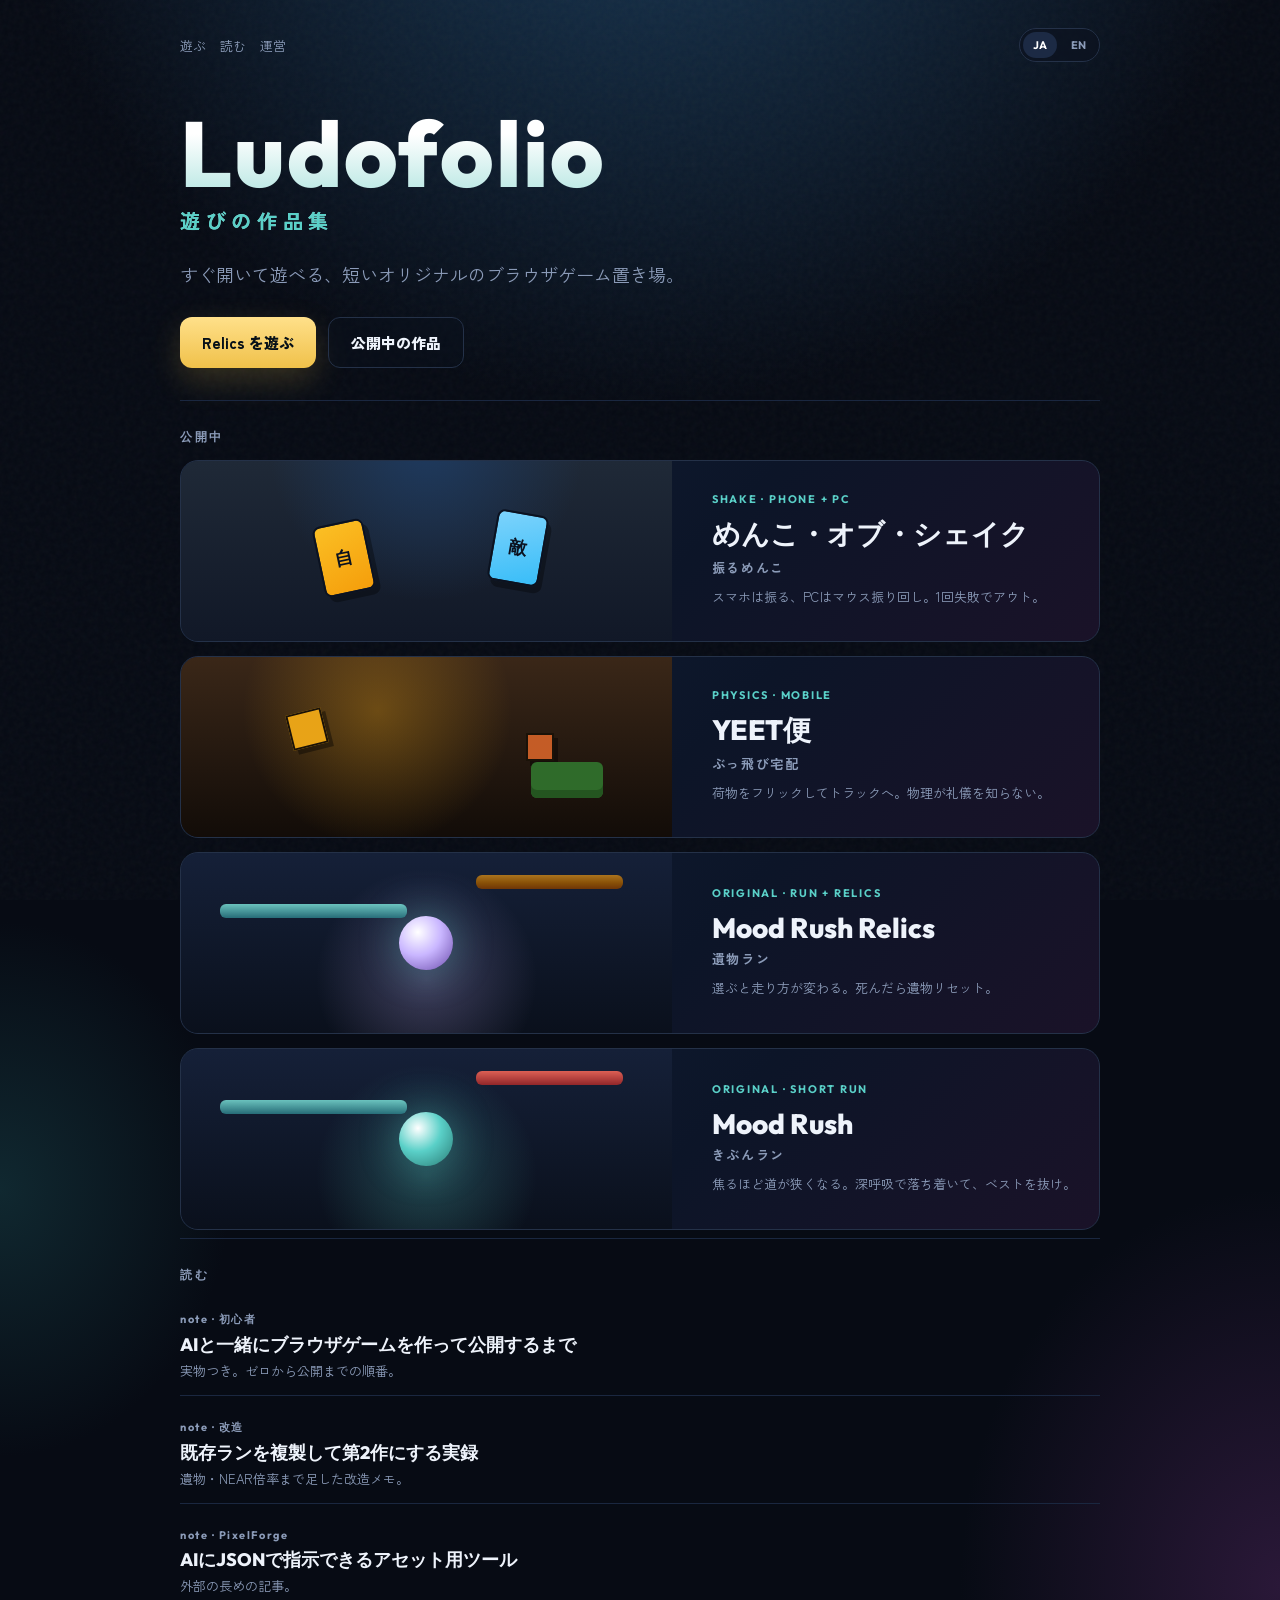
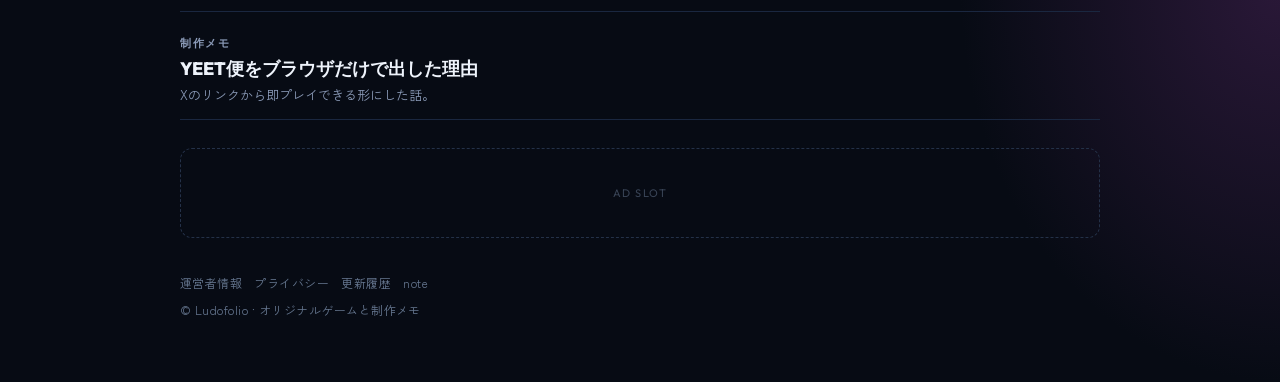
<file: index.html>
﻿<!DOCTYPE html>
<html lang="ja">
<head>
  <meta charset="UTF-8" />
  <meta name="viewport" content="width=device-width, initial-scale=1" />
  <title>Ludofolio — browser games</title>
  <meta name="description" content="Ludofolio — すぐ遊べる短いオリジナルのブラウザゲーム。めんこ・オブ・シェイク、YEET便、Mood Rushなど。" />
  <link rel="preconnect" href="https://fonts.googleapis.com" />
  <link rel="preconnect" href="https://fonts.gstatic.com" crossorigin />
  <link href="https://fonts.googleapis.com/css2?family=Outfit:wght@500;700;800&family=Zen+Kaku+Gothic+New:wght@500;700;900&display=swap" rel="stylesheet" />
  <style>
    :root {
      --bg: #070b14;
      --ink: #eef3fb;
      --muted: #8b9bb8;
      --accent: #5ad0c8;
      --warn: #f0c14a;
      --line: #243148;
    }
    * { box-sizing: border-box; margin: 0; padding: 0; }
    html, body { min-height: 100%; }
    body {
      font-family: "Zen Kaku Gothic New", "Outfit", sans-serif;
      color: var(--ink);
      background:
        radial-gradient(ellipse 90% 55% at 50% -10%, #1a3a58 0%, transparent 55%),
        radial-gradient(ellipse 50% 40% at 100% 80%, #2a1838 0%, transparent 50%),
        radial-gradient(ellipse 40% 30% at 0% 60%, #102830 0%, transparent 45%),
        var(--bg);
      min-height: 100dvh;
    }
    .noise {
      pointer-events: none;
      position: fixed; inset: 0; opacity: 0.035; z-index: 0;
      background-image: url("data:image/svg+xml,%3Csvg viewBox='0 0 200 200' xmlns='http://www.w3.org/2000/svg'%3E%3Cfilter id='n'%3E%3CfeTurbulence type='fractalNoise' baseFrequency='0.85' numOctaves='4' stitchTiles='stitch'/%3E%3C/filter%3E%3Crect width='100%25' height='100%25' filter='url(%23n)'/%3E%3C/svg%3E");
    }
    .shell {
      position: relative; z-index: 1;
      width: min(920px, calc(100% - 32px));
      margin: 0 auto;
      padding: 28px 0 64px;
      min-height: 100dvh;
      display: flex;
      flex-direction: column;
    }
    .nav {
      display: flex;
      justify-content: space-between;
      align-items: center;
      gap: 12px;
    }
    .nav-links {
      display: flex; gap: 14px; flex-wrap: wrap;
      font-size: 13px;
    }
    .nav-links a { color: var(--muted); text-decoration: none; }
    .nav-links a:hover { color: var(--ink); }
    .lang {
      display: flex; gap: 4px;
      border: 1px solid var(--line);
      border-radius: 999px;
      padding: 3px;
      background: #0c1220aa;
    }
    .lang button {
      border: 0; background: transparent; color: var(--muted);
      font-family: "Outfit", sans-serif; font-weight: 700; font-size: 11px;
      padding: 6px 10px; border-radius: 999px; cursor: pointer;
    }
    .lang button.on { background: #1c2a44; color: #fff; }
    .hero {
      flex: 1;
      display: grid;
      align-content: center;
      gap: 28px;
      padding: 48px 0 24px;
    }
    .brand {
      font-family: "Outfit", sans-serif;
      font-weight: 800;
      font-size: clamp(48px, 12vw, 92px);
      letter-spacing: 0.02em;
      line-height: 0.95;
      background: linear-gradient(180deg, #ffffff 20%, #8fd9d3 100%);
      -webkit-background-clip: text;
      background-clip: text;
      color: transparent;
      animation: rise 0.9s ease both;
    }
    .brand span {
      display: block;
      font-family: "Zen Kaku Gothic New", sans-serif;
      font-size: 0.22em;
      letter-spacing: 0.28em;
      color: var(--accent);
      margin-top: 14px;
      font-weight: 700;
      -webkit-text-fill-color: var(--accent);
    }
    .lead {
      max-width: 28em;
      font-size: clamp(15px, 2.4vw, 18px);
      line-height: 1.7;
      color: var(--muted);
      animation: rise 0.9s ease 0.08s both;
    }
    .cta {
      display: flex; flex-wrap: wrap; gap: 12px;
      animation: rise 0.9s ease 0.16s both;
    }
    .btn {
      display: inline-flex; align-items: center; justify-content: center;
      text-decoration: none;
      padding: 14px 22px;
      border-radius: 12px;
      font-weight: 800;
      font-size: 15px;
      transition: transform 0.15s ease, box-shadow 0.15s ease;
    }
    .btn:hover { transform: translateY(-1px); }
    .btn-main {
      color: #061018;
      background: linear-gradient(180deg, #ffe08a, #f0c14a);
      box-shadow: 0 12px 32px #f0c14a33;
    }
    .btn-ghost {
      color: var(--ink);
      border: 1px solid var(--line);
      background: #0c122066;
    }
    .stage {
      margin-top: 8px;
      border-top: 1px solid #1a2740;
      padding-top: 28px;
      animation: rise 0.9s ease 0.24s both;
    }
    .stage h2 {
      font-family: "Outfit", sans-serif;
      font-size: 12px;
      letter-spacing: 0.22em;
      color: var(--muted);
      font-weight: 700;
      margin-bottom: 14px;
    }
    .games { display: grid; gap: 14px; }
    .game {
      display: grid;
      grid-template-columns: 1.2fr 1fr;
      gap: 18px;
      align-items: stretch;
      text-decoration: none;
      color: inherit;
      border: 1px solid var(--line);
      border-radius: 18px;
      overflow: hidden;
      background:
        linear-gradient(135deg, #122038 0%, #0c1528 55%, #1a1228 100%);
      transition: border-color 0.2s ease, transform 0.2s ease;
    }
    .game:hover {
      border-color: #3a6a78;
      transform: translateY(-2px);
    }
    .preview {
      min-height: 180px;
      position: relative;
      background:
        radial-gradient(circle at 50% 70%, #5ad0c844, transparent 40%),
        linear-gradient(180deg, #152038, #0a101c);
      display: grid;
      place-items: center;
    }
    .orb {
      width: 54px; height: 54px; border-radius: 50%;
      background: radial-gradient(circle at 35% 30%, #fff, #5ad0c8 45%, #2a7a74);
      box-shadow: 0 0 40px #5ad0c866;
      animation: float 2.8s ease-in-out infinite;
    }
    .gate {
      position: absolute;
      height: 14px; width: 38%;
      border-radius: 6px;
      background: linear-gradient(180deg, #7adfd6, #2a7a84);
      opacity: 0.85;
    }
    .gate.a { top: 28%; left: 8%; animation: fall 2.4s linear infinite; }
    .gate.b { top: 12%; right: 10%; width: 30%; background: linear-gradient(180deg, #ff6b5a, #a82828); animation: fall 2.4s linear 0.8s infinite; }
    .parcel {
      position: absolute;
      width: 36px; height: 36px;
      border: 2px solid #1a1208;
      background: #e8a317;
      box-shadow: 4px 5px 0 #0006;
      animation: float 2.6s ease-in-out infinite;
    }
    .parcel.x { left: 22%; top: 30%; transform: rotate(-14deg); }
    .parcel.y { right: 24%; top: 42%; width: 28px; height: 28px; background: #c45c26; animation-delay: 0.4s; }
    .truck {
      position: absolute;
      right: 14%; bottom: 22%;
      width: 72px; height: 36px;
      border-radius: 6px;
      background: #2f6b2a;
      box-shadow: inset 0 -8px 0 #245520;
    }
    .menko {
      position: absolute;
      width: 52px; height: 72px;
      border-radius: 8px;
      border: 2px solid #0b1220;
      box-shadow: 4px 6px 0 #0005;
      display: grid;
      place-items: center;
      font-family: "Outfit", sans-serif;
      font-weight: 800;
      font-size: 18px;
      color: #0b1220;
    }
    .menko.you {
      left: 28%; top: 34%;
      background: linear-gradient(160deg, #fbbf24, #f59e0b);
      transform: rotate(-12deg);
      animation: float 2.4s ease-in-out infinite;
    }
    .menko.foe {
      right: 26%; top: 28%;
      background: linear-gradient(160deg, #7dd3fc, #38bdf8);
      transform: rotate(10deg);
      animation: float 2.4s ease-in-out 0.35s infinite;
    }
    .meta { padding: 22px 22px 24px; display: grid; align-content: center; gap: 10px; }
    .meta .tag {
      font-family: "Outfit", sans-serif;
      font-size: 11px;
      letter-spacing: 0.16em;
      color: var(--accent);
      font-weight: 700;
    }
    .meta h3 {
      font-family: "Outfit", sans-serif;
      font-size: 28px;
      font-weight: 800;
    }
    .meta h3 small {
      display: block;
      margin-top: 4px;
      font-family: "Zen Kaku Gothic New", sans-serif;
      font-size: 13px;
      color: var(--muted);
      font-weight: 700;
      letter-spacing: 0.12em;
    }
    .meta p {
      color: var(--muted);
      font-size: 13px;
      line-height: 1.6;
    }
    .read-list { display: grid; gap: 10px; }
    .read-item {
      display: block;
      text-decoration: none;
      color: inherit;
      padding: 14px 0;
      border-bottom: 1px solid #1a2740;
    }
    .read-item:hover h3 { color: var(--accent); }
    .read-item .tag {
      font-family: "Outfit", sans-serif;
      font-size: 11px;
      letter-spacing: 0.14em;
      color: var(--muted);
      font-weight: 700;
      margin-bottom: 6px;
    }
    .read-item h3 {
      font-family: "Outfit", sans-serif;
      font-size: 18px;
      font-weight: 800;
      margin-bottom: 4px;
    }
    .read-item p { color: var(--muted); font-size: 13px; line-height: 1.55; }
    .ad-slot {
      margin-top: 28px;
      min-height: 90px;
      border: 1px dashed var(--line);
      border-radius: 12px;
      display: grid;
      place-items: center;
      color: #66779088;
      font-family: "Outfit", sans-serif;
      font-size: 11px;
      letter-spacing: 0.14em;
    }
    .foot {
      margin-top: auto;
      padding-top: 36px;
      color: #667790;
      font-size: 12px;
      letter-spacing: 0.04em;
    }
    .foot-nav {
      display: flex; flex-wrap: wrap; gap: 12px;
      margin-bottom: 10px;
    }
    .foot-nav a { color: #667790; text-decoration: none; }
    .foot-nav a:hover { color: var(--accent); }
    @keyframes rise {
      from { opacity: 0; transform: translateY(14px); }
      to { opacity: 1; transform: translateY(0); }
    }
    @keyframes float {
      0%, 100% { transform: translateY(0); }
      50% { transform: translateY(-8px); }
    }
    @keyframes fall {
      from { transform: translateY(-10px); opacity: 0; }
      15% { opacity: 0.85; }
      to { transform: translateY(110px); opacity: 0; }
    }
    @media (max-width: 700px) {
      .game { grid-template-columns: 1fr; }
      .preview { min-height: 150px; }
      .hero { padding-top: 36px; }
    }
  </style>
</head>
<body>
  <div class="noise" aria-hidden="true"></div>
  <div class="shell">
    <div class="nav">
      <div class="nav-links">
        <a href="#now" id="navPlay">遊ぶ</a>
        <a href="#read" id="navRead">読む</a>
        <a href="about.html" id="navAbout">運営</a>
      </div>
      <div class="lang" aria-label="language">
        <button type="button" data-lang="ja" class="on">JA</button>
        <button type="button" data-lang="en">EN</button>
      </div>
    </div>

    <header class="hero">
      <h1 class="brand">Ludofolio<span id="brandSub">遊びの作品集</span></h1>
      <p class="lead" id="lead">すぐ開いて遊べる、短いオリジナルのブラウザゲーム置き場。</p>
      <div class="cta">
        <a class="btn btn-main" href="games/mood-rush-relics.html" id="ctaPlay">Relics を遊ぶ</a>
        <a class="btn btn-ghost" href="#now" id="ctaMore">公開中の作品</a>
      </div>
    </header>

    <section class="stage" id="now">
      <h2 id="nowLabel">公開中</h2>
      <div class="games">
        <a class="game" href="play/menko.html">
          <div class="preview" aria-hidden="true" style="background:radial-gradient(circle at 50% -10%, #1e3a5f 0%, transparent 50%),linear-gradient(180deg,#1f2937,#111827)">
            <div class="menko you">自</div>
            <div class="menko foe">敵</div>
          </div>
          <div class="meta">
            <div class="tag">SHAKE · PHONE + PC</div>
            <h3>めんこ・オブ・シェイク<small id="gameSub4">振るめんこ</small></h3>
            <p id="gameDesc4">スマホは振る、PCはマウス振り回し。1回失敗でアウト。</p>
          </div>
        </a>
        <a class="game" href="play/yeetbin.html">
          <div class="preview" aria-hidden="true" style="background:radial-gradient(circle at 40% 30%, #e8a31755, transparent 42%),linear-gradient(180deg,#3a2718,#120c08)">
            <div class="parcel x"></div>
            <div class="parcel y"></div>
            <div class="truck"></div>
          </div>
          <div class="meta">
            <div class="tag">PHYSICS · MOBILE</div>
            <h3>YEET便<small id="gameSub3">ぶっ飛び宅配</small></h3>
            <p id="gameDesc3">荷物をフリックしてトラックへ。物理が礼儀を知らない。</p>
          </div>
        </a>
        <a class="game" href="games/mood-rush-relics.html">
          <div class="preview" aria-hidden="true" style="background:radial-gradient(circle at 50% 70%, #c9b6ff44, transparent 40%),linear-gradient(180deg,#152038,#0a101c)">
            <div class="gate a"></div>
            <div class="gate b" style="filter:hue-rotate(40deg)"></div>
            <div class="orb" style="background:radial-gradient(circle at 35% 30%,#fff,#c9b6ff 45%,#6a4aaa)"></div>
          </div>
          <div class="meta">
            <div class="tag">ORIGINAL · RUN + RELICS</div>
            <h3>Mood Rush Relics<small id="gameSub2">遺物ラン</small></h3>
            <p id="gameDesc2">選ぶと走り方が変わる。死んだら遺物リセット。</p>
          </div>
        </a>
        <a class="game" href="games/mood-rush.html">
          <div class="preview" aria-hidden="true">
            <div class="gate a"></div>
            <div class="gate b"></div>
            <div class="orb"></div>
          </div>
          <div class="meta">
            <div class="tag">ORIGINAL · SHORT RUN</div>
            <h3>Mood Rush<small id="gameSub">きぶんラン</small></h3>
            <p id="gameDesc">焦るほど道が狭くなる。深呼吸で落ち着いて、ベストを抜け。</p>
          </div>
        </a>
      </div>
    </section>

    <section class="stage" id="read">
      <h2 id="readLabel">読む</h2>
      <div class="read-list">
        <a class="read-item" href="https://note.com/ludofolio/n/n34b7f1f90ecb" rel="noopener" target="_blank">
          <div class="tag">note · 初心者</div>
          <h3 id="readTitle3">AIと一緒にブラウザゲームを作って公開するまで</h3>
          <p id="readDesc3">実物つき。ゼロから公開までの順番。</p>
        </a>
        <a class="read-item" href="https://note.com/ludofolio/n/n415c910ef9ae" rel="noopener" target="_blank">
          <div class="tag">note · 改造</div>
          <h3 id="readTitle4">既存ランを複製して第2作にする実録</h3>
          <p id="readDesc4">遺物・NEAR倍率まで足した改造メモ。</p>
        </a>
        <a class="read-item" href="https://note.com/ludofolio/n/n3752320d7f3a" rel="noopener" target="_blank">
          <div class="tag">note · PixelForge</div>
          <h3 id="readTitle2">AIにJSONで指示できるアセット用ツール</h3>
          <p id="readDesc2">外部の長めの記事。</p>
        </a>
        <a class="read-item" href="articles/yeetbin-made.html">
          <div class="tag" id="readMeta1">制作メモ</div>
          <h3 id="readTitle1">YEET便をブラウザだけで出した理由</h3>
          <p id="readDesc1">Xのリンクから即プレイできる形にした話。</p>
        </a>
      </div>
      <div class="ad-slot" aria-hidden="true">AD SLOT</div>
    </section>

    <footer class="foot">
      <div class="foot-nav">
        <a href="about.html" id="footAbout">運営者情報</a>
        <a href="privacy.html" id="footPrivacy">プライバシー</a>
        <a href="updates.html" id="footUpdates">更新履歴</a>
        <a href="https://note.com/ludofolio" rel="noopener" target="_blank">note</a>
      </div>
      <div id="foot">© Ludofolio</div>
    </footer>
  </div>

  <script>
    const I18N = {
      ja: {
        brandSub: "遊びの作品集",
        lead: "すぐ開いて遊べる、短いオリジナルのブラウザゲーム置き場。",
        ctaPlay: "Relics を遊ぶ",
        ctaMore: "公開中の作品",
        nowLabel: "公開中",
        readLabel: "読む",
        navPlay: "遊ぶ",
        navRead: "読む",
        navAbout: "運営",
        gameSub: "きぶんラン",
        gameDesc: "焦るほど道が狭くなる。深呼吸で落ち着いて、ベストを抜け。",
        gameSub2: "遺物ラン",
        gameDesc2: "選ぶと走り方が変わる。死んだら遺物リセット。",
        gameSub3: "ぶっ飛び宅配",
        gameDesc3: "荷物をフリックしてトラックへ。物理が礼儀を知らない。",
        gameSub4: "振るめんこ",
        gameDesc4: "スマホは振る、PCはマウス振り回し。1回失敗でアウト。",
        readMeta1: "制作メモ",
        readTitle1: "YEET便をブラウザだけで出した理由",
        readDesc1: "Xのリンクから即プレイできる形にした話。",
        readTitle2: "AIにJSONで指示できるアセット用ツール",
        readDesc2: "外部の長めの記事。",
        readTitle3: "AIと一緒にブラウザゲームを作って公開するまで",
        readDesc3: "実物つき。ゼロから公開までの順番。",
        readTitle4: "既存ランを複製して第2作にする実録",
        readDesc4: "遺物・NEAR倍率まで足した改造メモ。",
        footAbout: "運営者情報",
        footPrivacy: "プライバシー",
        footUpdates: "更新履歴",
        foot: "© Ludofolio · オリジナルゲームと制作メモ",
      },
      en: {
        brandSub: "A FOLIO OF PLAY",
        lead: "Short original browser games you can open and play instantly.",
        ctaPlay: "Play Relics",
        ctaMore: "Now playing",
        nowLabel: "NOW PLAYING",
        readLabel: "READ",
        navPlay: "Play",
        navRead: "Read",
        navAbout: "About",
        gameSub: "MOOD RUN",
        gameDesc: "Panic shrinks the path. Breathe, weave near-misses, beat your best.",
        gameSub2: "RELIC RUN",
        gameDesc2: "Relics rewrite the run. Death clears them — try another mix.",
        gameSub3: "YEET DELIVERY",
        gameDesc3: "Flick packages into the truck. Physics has no manners.",
        gameSub4: "SHAKE MENKO",
        gameDesc4: "Shake the phone or whip the mouse. One miss ends the run.",
        readMeta1: "DEV NOTE",
        readTitle1: "Why YEET便 shipped as a browser link",
        readDesc1: "Tap from X, play on phone — no install.",
        readTitle2: "A tiny asset tool driven by JSON",
        readDesc2: "Longer write-up on note.",
        readTitle3: "Ship a browser game with AI — beginner path",
        readDesc3: "From idea to public URL, with a live demo.",
        readTitle4: "Fork your runner into a second game",
        readDesc4: "Relics, near-miss multipliers, and what changed.",
        footAbout: "About",
        footPrivacy: "Privacy",
        footUpdates: "Updates",
        foot: "© Ludofolio · original games & notes",
      },
    };
    let lang = localStorage.getItem("ludofolio_lang") || localStorage.getItem("moodrush_lang") || "ja";
    const ids = [
      "brandSub","lead","ctaPlay","ctaMore","nowLabel","readLabel",
      "navPlay","navRead","navAbout",
      "gameSub","gameDesc","gameSub2","gameDesc2","gameSub3","gameDesc3","gameSub4","gameDesc4",
      "readMeta1","readTitle1","readDesc1","readTitle2","readDesc2","readTitle3","readDesc3","readTitle4","readDesc4",
      "footAbout","footPrivacy","footUpdates","foot"
    ];
    function apply() {
      const t = I18N[lang] || I18N.ja;
      document.documentElement.lang = lang;
      ids.forEach((id) => {
        const el = document.getElementById(id);
        if (el && t[id] != null) el.textContent = t[id];
      });
      document.querySelectorAll(".lang button").forEach((b) => b.classList.toggle("on", b.dataset.lang === lang));
    }
    document.querySelectorAll(".lang button").forEach((btn) => {
      btn.addEventListener("click", () => {
        lang = btn.dataset.lang;
        localStorage.setItem("ludofolio_lang", lang);
        localStorage.setItem("moodrush_lang", lang);
        apply();
      });
    });
    apply();
  </script>
</body>
</html>
</file>
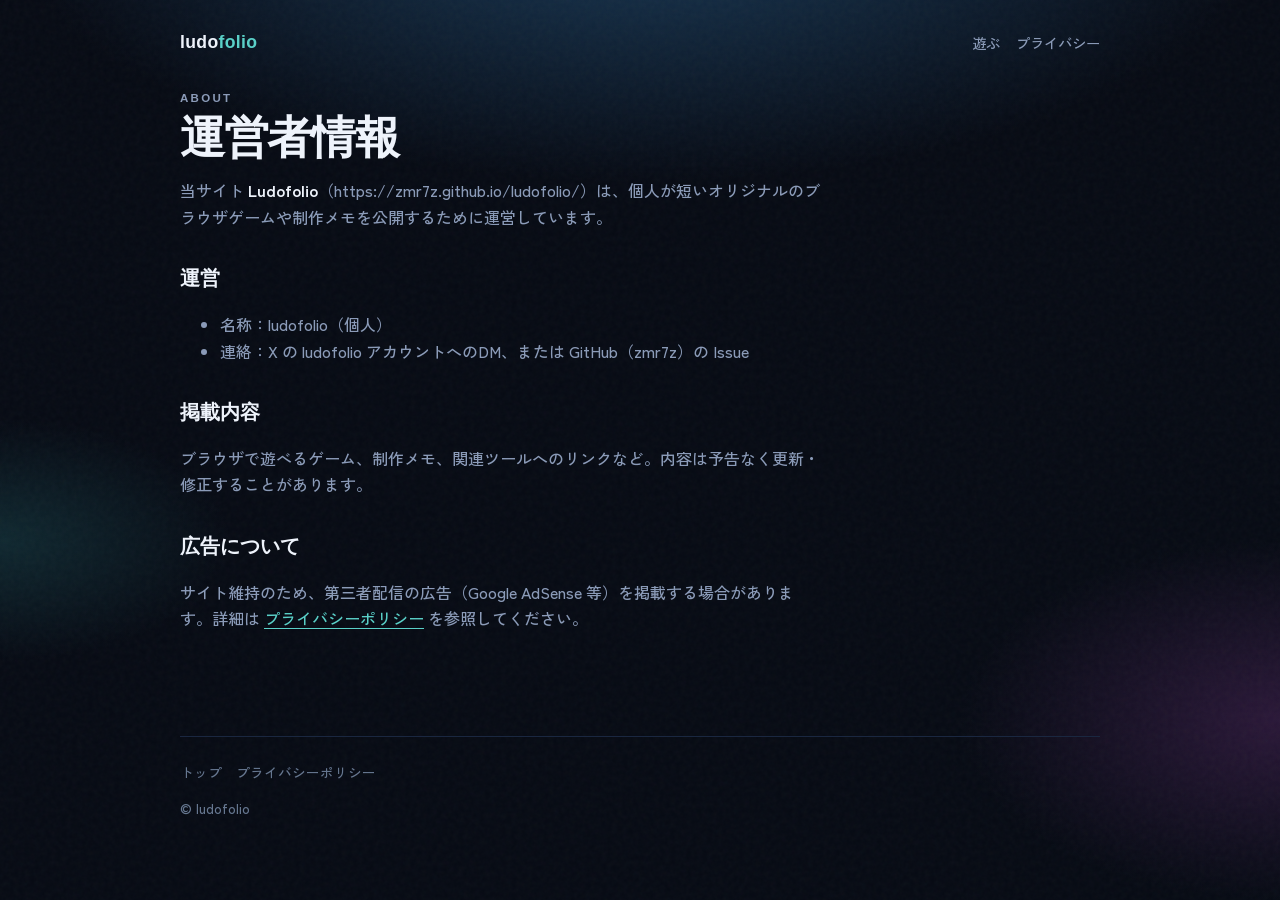
<file: about.html>
<!DOCTYPE html>
<html lang="ja">
<head>
  <meta charset="UTF-8" />
  <meta name="viewport" content="width=device-width, initial-scale=1" />
  <title>運営者情報 — ludofolio</title>
  <link rel="preconnect" href="https://fonts.googleapis.com" />
  <link rel="preconnect" href="https://fonts.gstatic.com" crossorigin />
  <link href="https://fonts.googleapis.com/css2?family=Syne:wght@700;800&family=Zen+Kaku+Gothic+New:wght@500;700&display=swap" rel="stylesheet" />
  <link rel="stylesheet" href="css/site.css" />
</head>
<body>
  <div class="wrap">
    <header class="site-header">
      <a class="logo" href="./">ludo<span>folio</span></a>
      <nav class="nav">
        <a href="./#play">遊ぶ</a>
        <a href="privacy.html">プライバシー</a>
      </nav>
    </header>

    <main class="prose" style="padding: 2rem 0 3rem">
      <p class="section-kicker">About</p>
      <h1>運営者情報</h1>
      <p>当サイト <strong>Ludofolio</strong>（https://zmr7z.github.io/ludofolio/）は、個人が短いオリジナルのブラウザゲームや制作メモを公開するために運営しています。</p>
      <h2>運営</h2>
      <ul>
        <li>名称：ludofolio（個人）</li>
        <li>連絡：X の ludofolio アカウントへのDM、または GitHub（zmr7z）の Issue</li>
      </ul>
      <h2>掲載内容</h2>
      <p>ブラウザで遊べるゲーム、制作メモ、関連ツールへのリンクなど。内容は予告なく更新・修正することがあります。</p>
      <h2>広告について</h2>
      <p>サイト維持のため、第三者配信の広告（Google AdSense 等）を掲載する場合があります。詳細は <a href="privacy.html">プライバシーポリシー</a> を参照してください。</p>
    </main>

    <footer class="site-footer">
      <nav>
        <a href="./">トップ</a>
        <a href="privacy.html">プライバシーポリシー</a>
      </nav>
      <p>© ludofolio</p>
    </footer>
  </div>
</body>
</html>
</file>
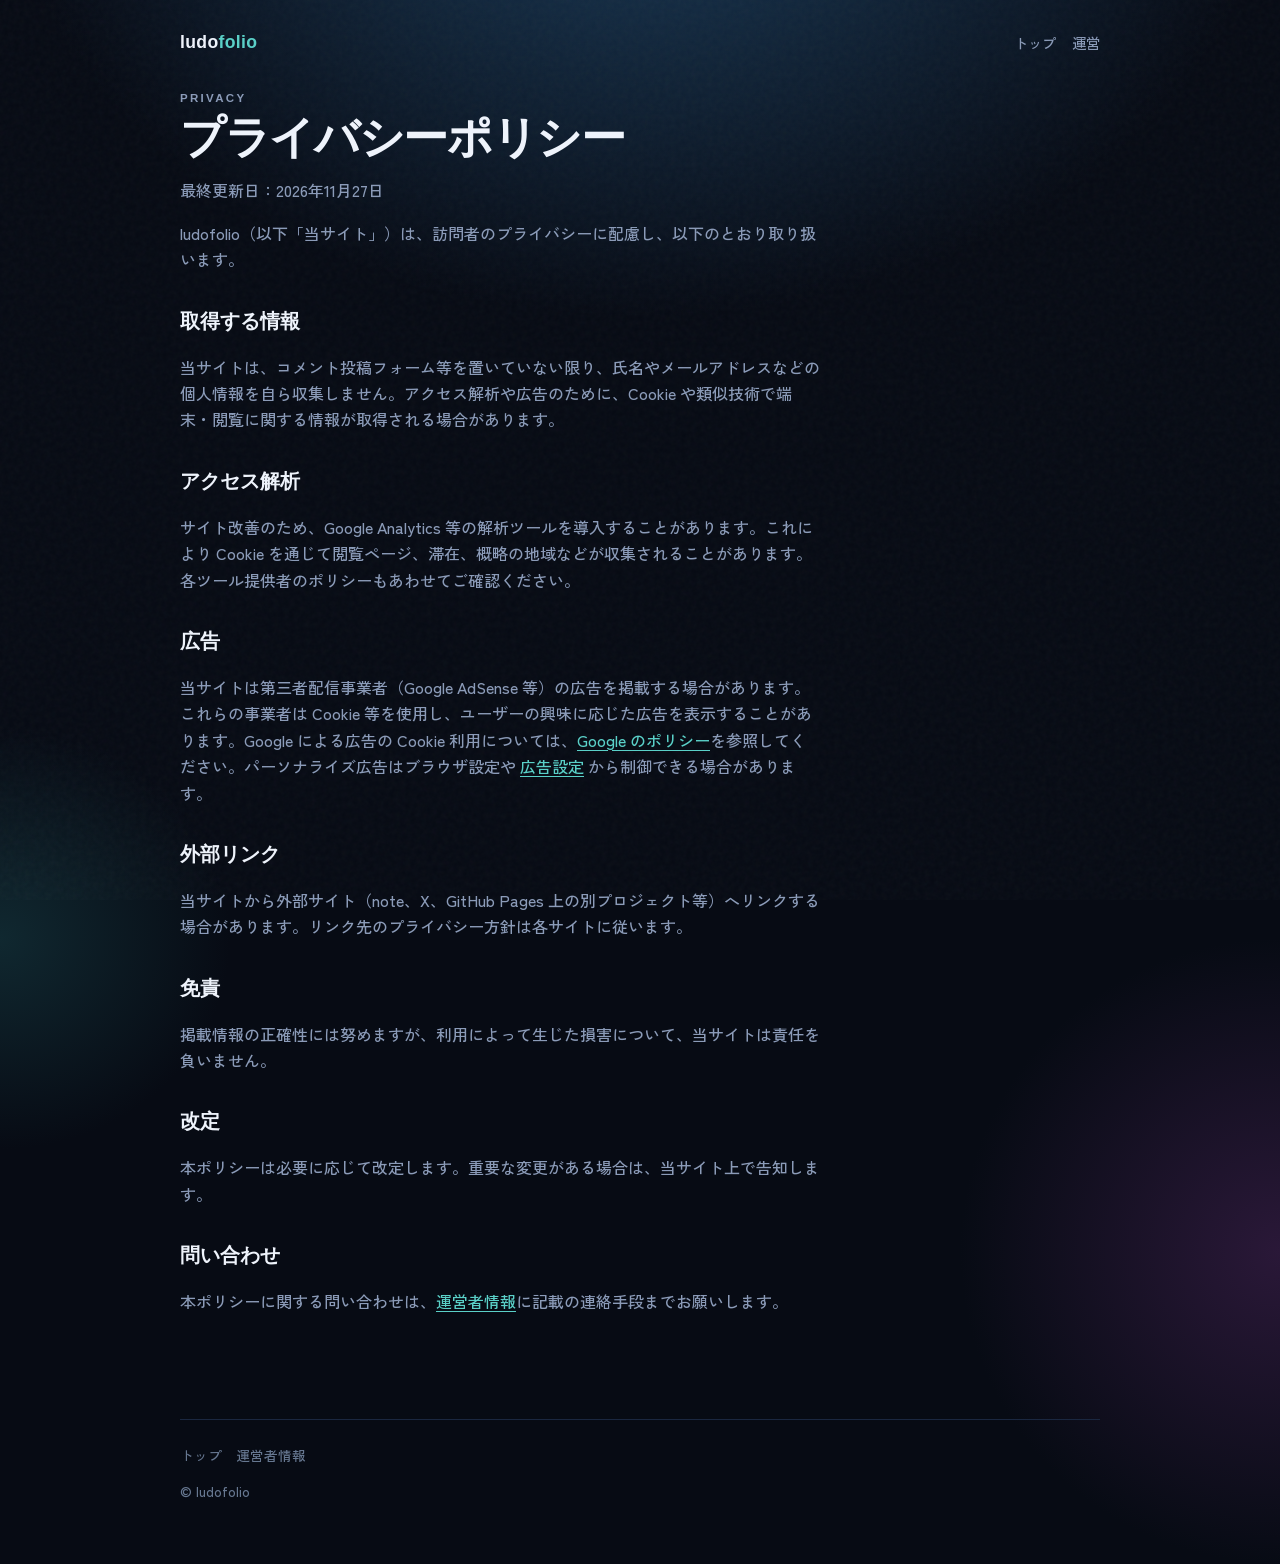
<file: privacy.html>
<!DOCTYPE html>
<html lang="ja">
<head>
  <meta charset="UTF-8" />
  <meta name="viewport" content="width=device-width, initial-scale=1" />
  <title>プライバシーポリシー — ludofolio</title>
  <link rel="preconnect" href="https://fonts.googleapis.com" />
  <link rel="preconnect" href="https://fonts.gstatic.com" crossorigin />
  <link href="https://fonts.googleapis.com/css2?family=Syne:wght@700;800&family=Zen+Kaku+Gothic+New:wght@500;700&display=swap" rel="stylesheet" />
  <link rel="stylesheet" href="css/site.css" />
</head>
<body>
  <div class="wrap">
    <header class="site-header">
      <a class="logo" href="./">ludo<span>folio</span></a>
      <nav class="nav">
        <a href="./">トップ</a>
        <a href="about.html">運営</a>
      </nav>
    </header>

    <main class="prose" style="padding: 2rem 0 3rem">
      <p class="section-kicker">Privacy</p>
      <h1>プライバシーポリシー</h1>
      <p>最終更新日：2026年11月27日</p>
      <p>ludofolio（以下「当サイト」）は、訪問者のプライバシーに配慮し、以下のとおり取り扱います。</p>

      <h2>取得する情報</h2>
      <p>当サイトは、コメント投稿フォーム等を置いていない限り、氏名やメールアドレスなどの個人情報を自ら収集しません。アクセス解析や広告のために、Cookie や類似技術で端末・閲覧に関する情報が取得される場合があります。</p>

      <h2>アクセス解析</h2>
      <p>サイト改善のため、Google Analytics 等の解析ツールを導入することがあります。これにより Cookie を通じて閲覧ページ、滞在、概略の地域などが収集されることがあります。各ツール提供者のポリシーもあわせてご確認ください。</p>

      <h2>広告</h2>
      <p>当サイトは第三者配信事業者（Google AdSense 等）の広告を掲載する場合があります。これらの事業者は Cookie 等を使用し、ユーザーの興味に応じた広告を表示することがあります。Google による広告の Cookie 利用については、<a href="https://policies.google.com/technologies/ads" rel="noopener" target="_blank">Google のポリシー</a>を参照してください。パーソナライズ広告はブラウザ設定や <a href="https://adssettings.google.com/" rel="noopener" target="_blank">広告設定</a> から制御できる場合があります。</p>

      <h2>外部リンク</h2>
      <p>当サイトから外部サイト（note、X、GitHub Pages 上の別プロジェクト等）へリンクする場合があります。リンク先のプライバシー方針は各サイトに従います。</p>

      <h2>免責</h2>
      <p>掲載情報の正確性には努めますが、利用によって生じた損害について、当サイトは責任を負いません。</p>

      <h2>改定</h2>
      <p>本ポリシーは必要に応じて改定します。重要な変更がある場合は、当サイト上で告知します。</p>

      <h2>問い合わせ</h2>
      <p>本ポリシーに関する問い合わせは、<a href="about.html">運営者情報</a>に記載の連絡手段までお願いします。</p>
    </main>

    <footer class="site-footer">
      <nav>
        <a href="./">トップ</a>
        <a href="about.html">運営者情報</a>
      </nav>
      <p>© ludofolio</p>
    </footer>
  </div>
</body>
</html>
</file>
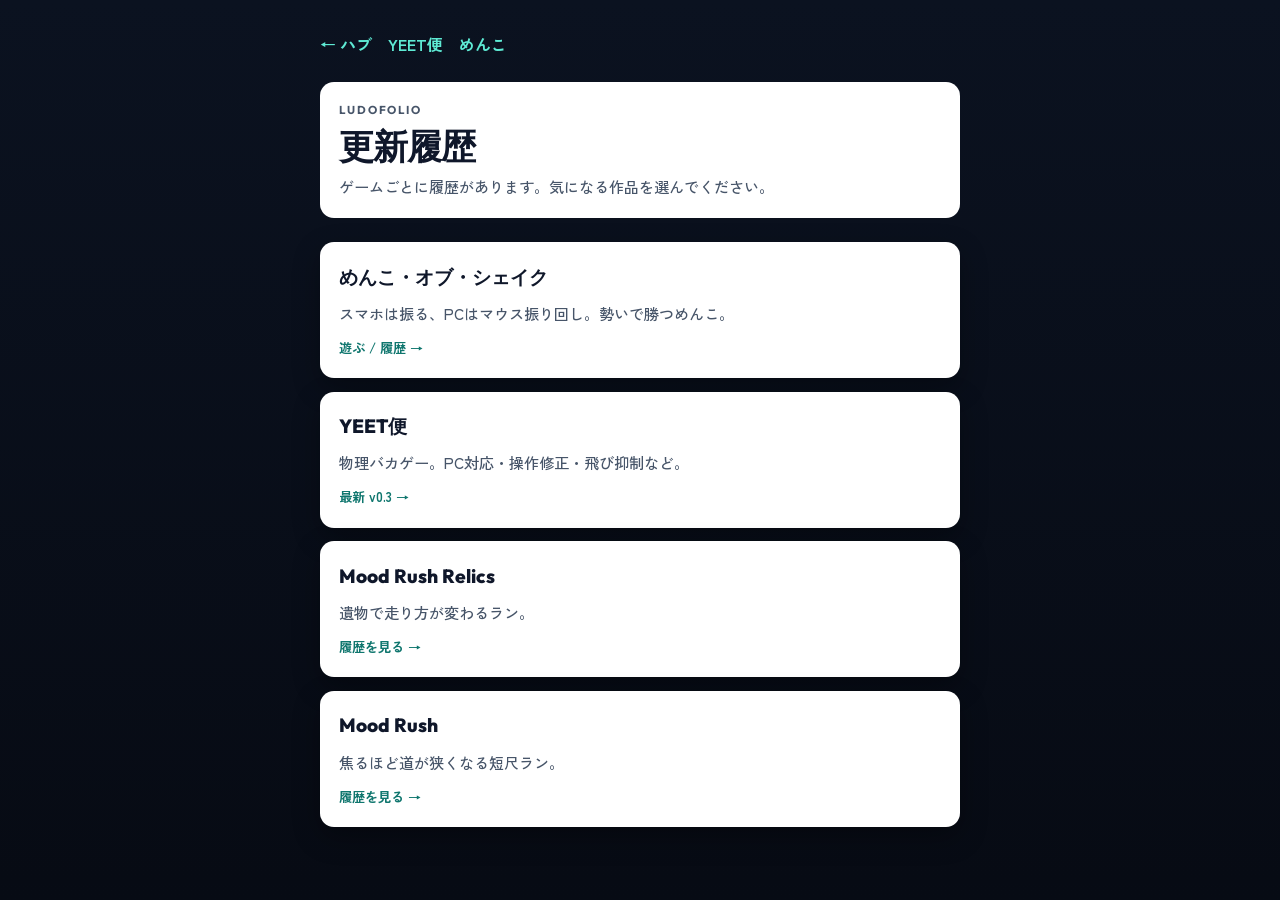
<file: updates.html>
﻿<!DOCTYPE html>
<html lang="ja">
<head>
  <meta charset="UTF-8" />
  <meta name="viewport" content="width=device-width, initial-scale=1" />
  <title>更新履歴 — Ludofolio</title>
  <link href="https://fonts.googleapis.com/css2?family=Outfit:wght@700;800&family=Zen+Kaku+Gothic+New:wght@500;700&display=swap" rel="stylesheet" />
  <link rel="stylesheet" href="css/changelog.css" />
</head>
<body>
  <main class="page">
    <nav class="nav" aria-label="移動">
      <a href="./">← ハブ</a>
      <a href="https://zmr7z.github.io/yeetbin/">YEET便</a>
      <a href="https://zmr7z.github.io/menko/">めんこ</a>
    </nav>
    <header class="head">
      <p class="kicker">Ludofolio</p>
      <h1>更新履歴</h1>
      <p class="intro">ゲームごとに履歴があります。気になる作品を選んでください。</p>
    </header>
    <div class="cards">
      <a class="card" href="https://zmr7z.github.io/menko/changelog.html" rel="noopener" target="_blank">
        <h2>めんこ・オブ・シェイク</h2>
        <p>スマホは振る、PCはマウス振り回し。勢いで勝つめんこ。</p>
        <span class="latest">遊ぶ / 履歴 →</span>
      </a>
      <a class="card" href="https://zmr7z.github.io/yeetbin/changelog.html" rel="noopener" target="_blank">
        <h2>YEET便</h2>
        <p>物理バカゲー。PC対応・操作修正・飛び抑制など。</p>
        <span class="latest">最新 v0.3 →</span>
      </a>
      <a class="card" href="games/mood-rush-relics-changelog.html">
        <h2>Mood Rush Relics</h2>
        <p>遺物で走り方が変わるラン。</p>
        <span class="latest">履歴を見る →</span>
      </a>
      <a class="card" href="games/mood-rush-changelog.html">
        <h2>Mood Rush</h2>
        <p>焦るほど道が狭くなる短尺ラン。</p>
        <span class="latest">履歴を見る →</span>
      </a>
    </div>
  </main>
</body>
</html>
</file>
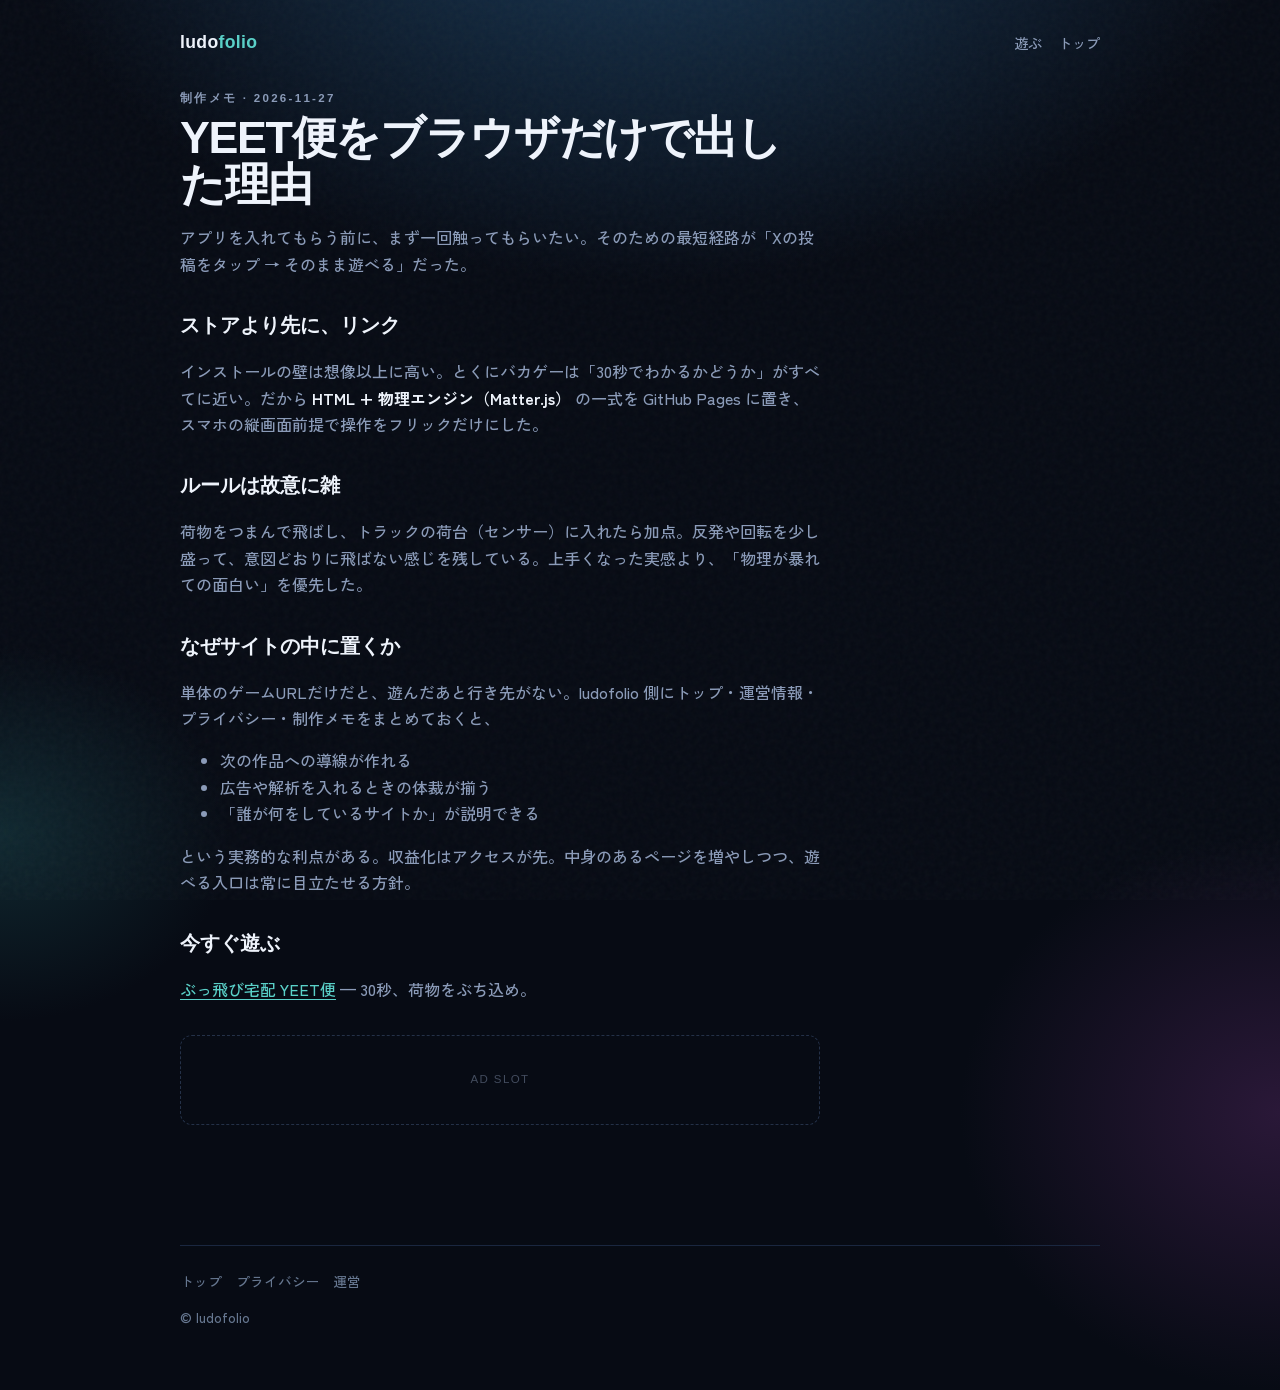
<file: articles/yeetbin-made.html>
<!DOCTYPE html>
<html lang="ja">
<head>
  <meta charset="UTF-8" />
  <meta name="viewport" content="width=device-width, initial-scale=1" />
  <meta name="description" content="ブラウザだけでYEET便を公開した理由。Xのリンクからスマホですぐ遊べるようにした制作メモ。" />
  <title>YEET便をブラウザだけで出した理由 — ludofolio</title>
  <link rel="preconnect" href="https://fonts.googleapis.com" />
  <link rel="preconnect" href="https://fonts.gstatic.com" crossorigin />
  <link href="https://fonts.googleapis.com/css2?family=Syne:wght@700;800&family=Zen+Kaku+Gothic+New:wght@500;700&display=swap" rel="stylesheet" />
  <link rel="stylesheet" href="../css/site.css" />
</head>
<body>
  <div class="wrap">
    <header class="site-header">
      <a class="logo" href="../">ludo<span>folio</span></a>
      <nav class="nav">
        <a href="../play/yeetbin.html">遊ぶ</a>
        <a href="../">トップ</a>
      </nav>
    </header>

    <main class="prose" style="padding: 2rem 0 3rem">
      <p class="section-kicker">制作メモ · 2026-11-27</p>
      <h1>YEET便をブラウザだけで出した理由</h1>
      <p>アプリを入れてもらう前に、まず一回触ってもらいたい。そのための最短経路が「Xの投稿をタップ → そのまま遊べる」だった。</p>

      <h2>ストアより先に、リンク</h2>
      <p>インストールの壁は想像以上に高い。とくにバカゲーは「30秒でわかるかどうか」がすべてに近い。だから <strong>HTML + 物理エンジン（Matter.js）</strong> の一式を GitHub Pages に置き、スマホの縦画面前提で操作をフリックだけにした。</p>

      <h2>ルールは故意に雑</h2>
      <p>荷物をつまんで飛ばし、トラックの荷台（センサー）に入れたら加点。反発や回転を少し盛って、意図どおりに飛ばない感じを残している。上手くなった実感より、「物理が暴れての面白い」を優先した。</p>

      <h2>なぜサイトの中に置くか</h2>
      <p>単体のゲームURLだけだと、遊んだあと行き先がない。ludofolio 側にトップ・運営情報・プライバシー・制作メモをまとめておくと、</p>
      <ul>
        <li>次の作品への導線が作れる</li>
        <li>広告や解析を入れるときの体裁が揃う</li>
        <li>「誰が何をしているサイトか」が説明できる</li>
      </ul>
      <p>という実務的な利点がある。収益化はアクセスが先。中身のあるページを増やしつつ、遊べる入口は常に目立たせる方針。</p>

      <h2>今すぐ遊ぶ</h2>
      <p><a href="../play/yeetbin.html">ぶっ飛び宅配 YEET便</a> — 30秒、荷物をぶち込め。</p>

      <div class="ad-slot" data-ad-slot="article-bottom" aria-hidden="true">AD SLOT</div>
    </main>

    <footer class="site-footer">
      <nav>
        <a href="../">トップ</a>
        <a href="../privacy.html">プライバシー</a>
        <a href="../about.html">運営</a>
      </nav>
      <p>© ludofolio</p>
    </footer>
  </div>
</body>
</html>
</file>
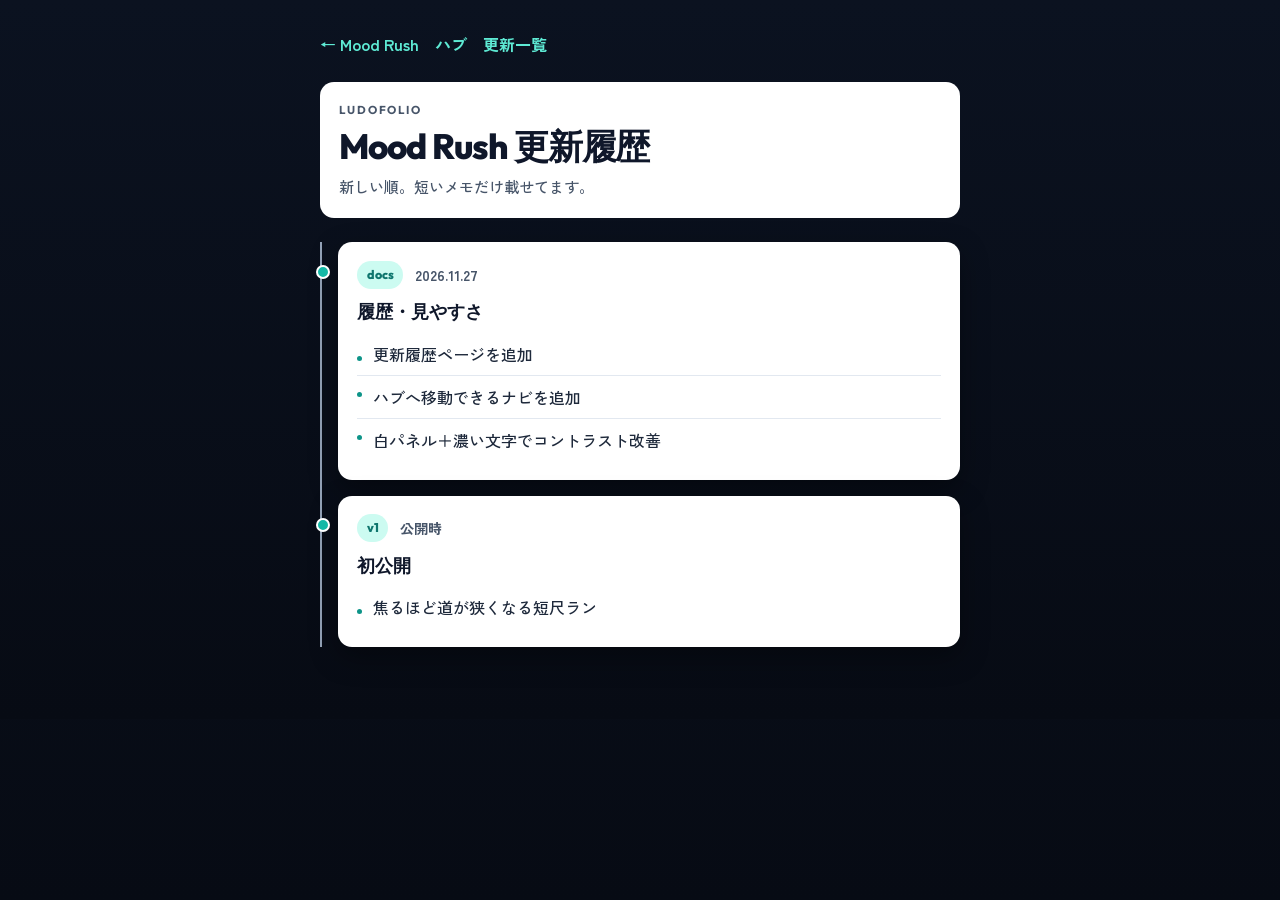
<file: games/mood-rush-changelog.html>
﻿<!DOCTYPE html>
<html lang="ja">
<head>
  <meta charset="UTF-8" />
  <meta name="viewport" content="width=device-width, initial-scale=1" />
  <title>更新履歴 — Mood Rush</title>
  <link href="https://fonts.googleapis.com/css2?family=Outfit:wght@700;800&family=Zen+Kaku+Gothic+New:wght@500;700&display=swap" rel="stylesheet" />
  <link rel="stylesheet" href="../css/changelog.css" />
</head>
<body>
  <main class="page">
    <nav class="nav" aria-label="移動">
      <a href="mood-rush.html">← Mood Rush</a>
      <a href="../">ハブ</a>
      <a href="../updates.html">更新一覧</a>
    </nav>
    <header class="head">
      <p class="kicker">Ludofolio</p>
      <h1>Mood Rush 更新履歴</h1>
      <p class="intro">新しい順。短いメモだけ載せてます。</p>
    </header>
    <ol class="timeline">
      <li class="release">
        <div class="meta"><span class="ver">docs</span><time datetime="2026-11-27">2026.11.27</time></div>
        <h2>履歴・見やすさ</h2>
        <ul>
          <li>更新履歴ページを追加</li>
          <li>ハブへ移動できるナビを追加</li>
          <li>白パネル＋濃い文字でコントラスト改善</li>
        </ul>
      </li>
      <li class="release">
        <div class="meta"><span class="ver">v1</span><time>公開時</time></div>
        <h2>初公開</h2>
        <ul><li>焦るほど道が狭くなる短尺ラン</li></ul>
      </li>
    </ol>
  </main>
</body>
</html>
</file>
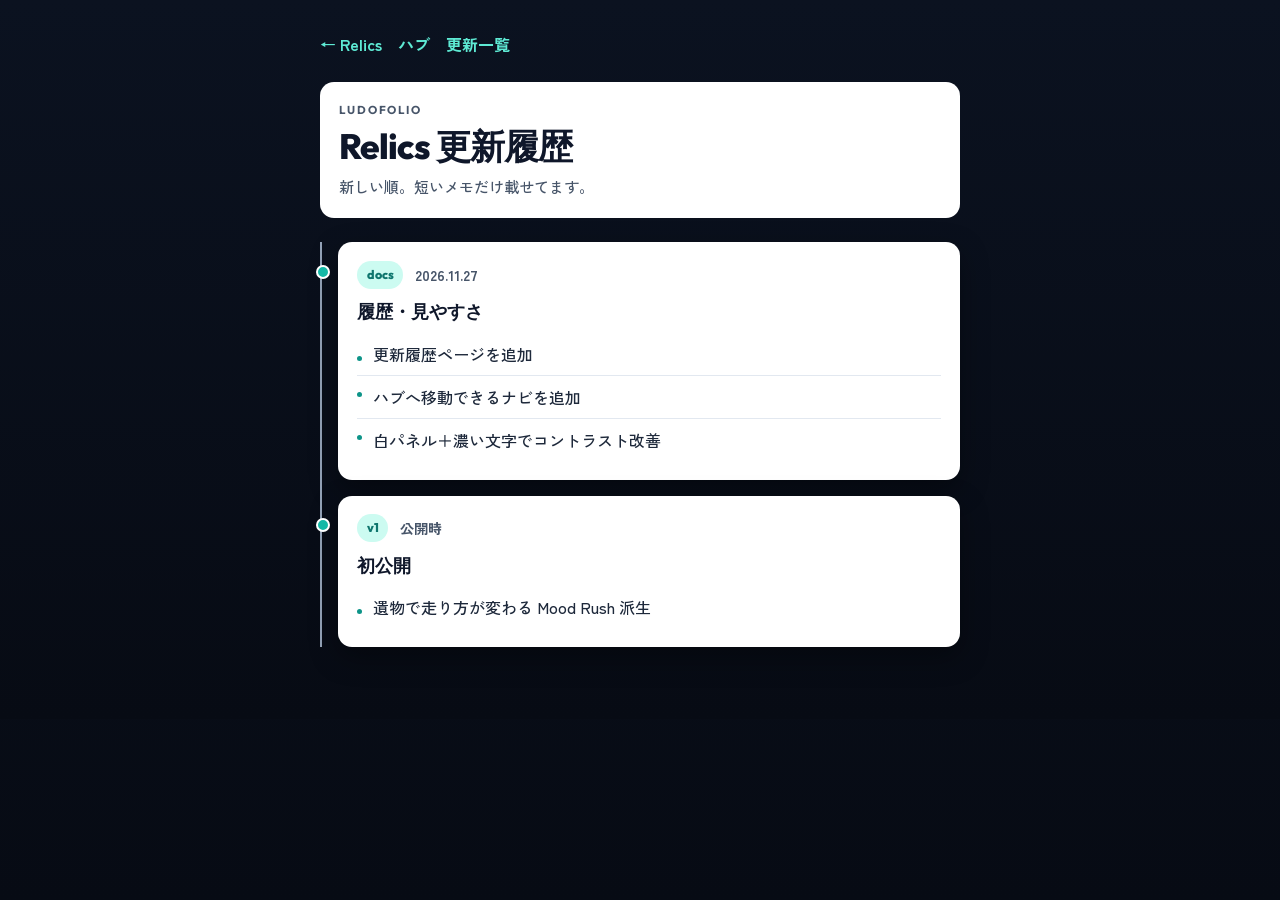
<file: games/mood-rush-relics-changelog.html>
﻿<!DOCTYPE html>
<html lang="ja">
<head>
  <meta charset="UTF-8" />
  <meta name="viewport" content="width=device-width, initial-scale=1" />
  <title>更新履歴 — Mood Rush Relics</title>
  <link href="https://fonts.googleapis.com/css2?family=Outfit:wght@700;800&family=Zen+Kaku+Gothic+New:wght@500;700&display=swap" rel="stylesheet" />
  <link rel="stylesheet" href="../css/changelog.css" />
</head>
<body>
  <main class="page">
    <nav class="nav" aria-label="移動">
      <a href="mood-rush-relics.html">← Relics</a>
      <a href="../">ハブ</a>
      <a href="../updates.html">更新一覧</a>
    </nav>
    <header class="head">
      <p class="kicker">Ludofolio</p>
      <h1>Relics 更新履歴</h1>
      <p class="intro">新しい順。短いメモだけ載せてます。</p>
    </header>
    <ol class="timeline">
      <li class="release">
        <div class="meta"><span class="ver">docs</span><time datetime="2026-11-27">2026.11.27</time></div>
        <h2>履歴・見やすさ</h2>
        <ul>
          <li>更新履歴ページを追加</li>
          <li>ハブへ移動できるナビを追加</li>
          <li>白パネル＋濃い文字でコントラスト改善</li>
        </ul>
      </li>
      <li class="release">
        <div class="meta"><span class="ver">v1</span><time>公開時</time></div>
        <h2>初公開</h2>
        <ul><li>遺物で走り方が変わる Mood Rush 派生</li></ul>
      </li>
    </ol>
  </main>
</body>
</html>
</file>
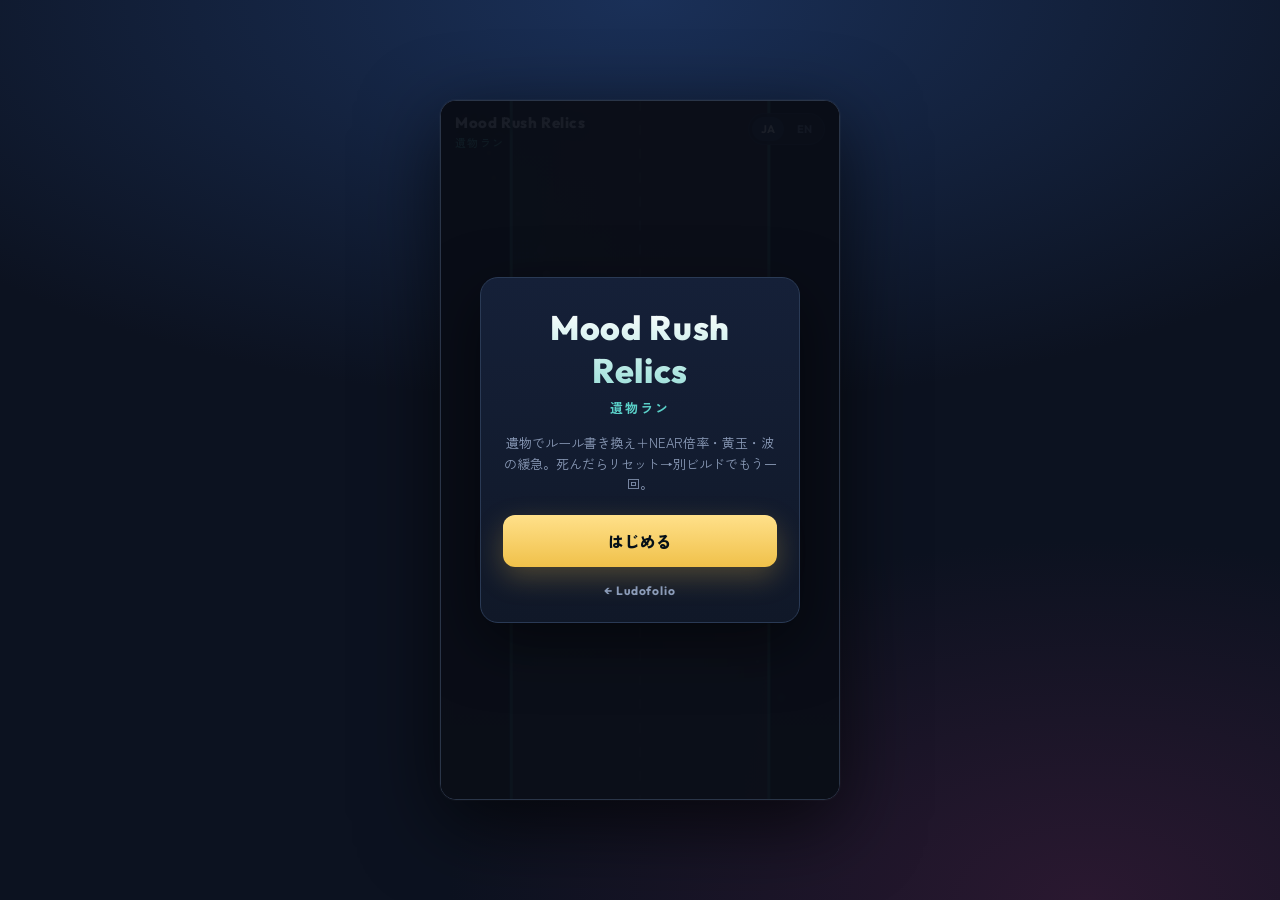
<file: games/mood-rush-relics.html>
<!DOCTYPE html>
<html lang="ja">
<head>
  <meta charset="UTF-8" />
  <meta name="viewport" content="width=device-width, initial-scale=1, maximum-scale=1, user-scalable=no" />
  <title>Mood Rush Relics — 遺物ラン</title>
  <link rel="preconnect" href="https://fonts.googleapis.com" />
  <link rel="preconnect" href="https://fonts.gstatic.com" crossorigin />
  <link href="https://fonts.googleapis.com/css2?family=Outfit:wght@500;700;800&family=Zen+Kaku+Gothic+New:wght@500;700;900&display=swap" rel="stylesheet" />
  <style>
    :root {
      --bg0: #0c1220;
      --bg1: #152038;
      --ink: #e8eef8;
      --muted: #8b9bb8;
      --calm: #5ad0c8;
      --warn: #f0c14a;
      --hot: #e8453c;
      --panel: #121a2ccc;
      --line: #2a3a5588;
    }
    * { box-sizing: border-box; margin: 0; padding: 0; }
    html, body {
      height: 100%;
      background: var(--bg0);
      color: var(--ink);
      font-family: "Zen Kaku Gothic New", "Outfit", sans-serif;
      overflow: hidden;
      user-select: none;
      touch-action: none;
      -webkit-user-select: none;
    }
    body {
      display: grid;
      place-items: center;
      background:
        radial-gradient(ellipse 70% 45% at 50% 0%, #1a3058, transparent),
        radial-gradient(ellipse 50% 40% at 85% 100%, #2a1830, transparent),
        var(--bg0);
    }
    #wrap {
      position: relative;
      width: min(100vw, 420px);
      height: min(100dvh, 740px);
      border: 1px solid #2a3548;
      border-radius: 16px;
      overflow: hidden;
      box-shadow: 0 24px 80px #000a, 0 0 0 1px #ffffff08;
      background: #0a0e18;
    }
    canvas { display: block; width: 100%; height: 100%; }
    #ui {
      position: absolute; inset: 0; pointer-events: none; z-index: 5;
      display: flex; flex-direction: column; justify-content: space-between;
      padding: 12px 14px 14px;
    }
    .chrome-top {
      display: flex; justify-content: space-between; align-items: flex-start; gap: 8px;
    }
    .brand {
      font-family: "Outfit", sans-serif;
      font-weight: 800;
      font-size: 15px;
      letter-spacing: 0.04em;
      text-shadow: 0 2px 10px #000a;
    }
    .brand small {
      display: block;
      font-family: "Zen Kaku Gothic New", sans-serif;
      font-weight: 500;
      font-size: 11px;
      color: var(--calm);
      opacity: 0.9;
      margin-top: 2px;
      letter-spacing: 0.12em;
    }
    .lang {
      pointer-events: auto;
      display: flex; gap: 4px;
      background: var(--panel);
      border: 1px solid var(--line);
      border-radius: 999px;
      padding: 3px;
      backdrop-filter: blur(8px);
    }
    .lang button {
      border: 0; background: transparent; color: var(--muted);
      font-family: "Outfit", sans-serif; font-weight: 700; font-size: 11px;
      padding: 5px 9px; border-radius: 999px; cursor: pointer;
    }
    .lang button.on { background: #243352; color: #fff; }
    .chrome-bottom {
      display: none;
      flex-direction: column;
      gap: 8px;
      background: linear-gradient(180deg, transparent, #0a0e18f2 28%);
      margin: 0 -14px -14px;
      padding: 28px 14px 14px;
    }
    #wrap.is-playing #ui { justify-content: flex-end; }
    #wrap.is-playing .chrome-top {
      display: none !important;
      visibility: hidden;
      height: 0;
      overflow: hidden;
      pointer-events: none;
    }
    #wrap.is-playing .chrome-bottom {
      display: flex;
      width: 100%;
    }
    .hud-row {
      display: flex;
      align-items: flex-end;
      justify-content: space-between;
      gap: 10px;
    }
    .stats {
      display: flex; gap: 6px; flex-wrap: wrap; align-items: center;
    }
    .pill {
      background: var(--panel); border: 1px solid var(--line); border-radius: 999px;
      padding: 5px 10px; font-family: "Outfit", monospace; font-size: 12px;
      backdrop-filter: blur(8px);
    }
    .pill b { color: var(--warn); }
    .pill.combo b { color: var(--calm); }
    .mood-wrap {
      width: 100%;
      background: var(--panel); border: 1px solid var(--line); border-radius: 12px;
      padding: 7px 10px; backdrop-filter: blur(8px);
    }
    .mood-label {
      display: flex; justify-content: space-between; font-size: 11px; color: var(--muted);
      margin-bottom: 5px;
    }
    .mood-label strong { color: var(--ink); font-weight: 700; }
    .mood-bar {
      height: 7px; border-radius: 99px; background: #1a2234; overflow: hidden;
      border: 1px solid #3a4a62;
    }
    .mood-bar > i {
      display: block; height: 100%; width: 30%;
      background: linear-gradient(90deg, var(--calm), var(--warn), var(--hot));
      border-radius: 99px;
      transition: width 0.08s linear;
    }
    .hint {
      display: none; /* title explains controls; keep fall path + bottom clear */
      font-size: 11px; line-height: 1.45; color: #b8c0d0;
      background: #0b1020aa; border: 1px solid #ffffff10; border-radius: 10px;
      padding: 8px 10px; max-width: 58%;
    }
    .breathe {
      pointer-events: auto;
      border: 0; cursor: pointer;
      min-width: 108px; min-height: 48px;
      border-radius: 14px;
      font-family: "Zen Kaku Gothic New", "Outfit", sans-serif;
      font-weight: 800; font-size: 14px; color: #06201e;
      background: linear-gradient(180deg, #7ef0e6, #3bbdb4);
      box-shadow: 0 8px 24px #5ad0c855, inset 0 1px 0 #ffffff55;
      flex-shrink: 0;
    }
    .breathe:disabled {
      opacity: 0.45; cursor: default; box-shadow: none;
      background: #3a4a62; color: #9aa8c0;
    }
    .breathe.cooling {
      background: linear-gradient(180deg, #f0c14a, #d4922a); color: #2a1a00;
    }
    .lang-mini {
      pointer-events: auto;
      display: none;
      gap: 2px;
      align-self: center;
    }
    #wrap.is-playing .lang-mini { display: flex; }
    .lang-mini button {
      border: 0; background: #121a2caa; color: var(--muted);
      font-family: "Outfit", sans-serif; font-weight: 700; font-size: 10px;
      padding: 4px 7px; border-radius: 999px; cursor: pointer;
      border: 1px solid var(--line);
    }
    .lang-mini button.on { background: #243352; color: #fff; }
    .overlay {
      position: absolute; inset: 0; z-index: 10;
      display: grid; place-items: center;
      background: #0a0e18ee;
      padding: 24px;
      text-align: center;
    }
    .overlay.hidden { display: none; }
    .card {
      width: min(100%, 320px);
      background: linear-gradient(180deg, #152038, #101828);
      border: 1px solid #2a3a55;
      border-radius: 18px;
      padding: 28px 22px 22px;
      box-shadow: 0 20px 60px #0008;
    }
    .card h1 {
      font-family: "Outfit", sans-serif;
      font-weight: 800; font-size: 34px; letter-spacing: 0.02em;
      background: linear-gradient(180deg, #fff, #9adfd9);
      -webkit-background-clip: text; background-clip: text; color: transparent;
    }
    .card .sub {
      margin-top: 6px; color: var(--calm); font-size: 13px; letter-spacing: 0.16em;
      font-weight: 700;
    }
    .card p {
      margin: 16px 0 20px; color: var(--muted); font-size: 13px; line-height: 1.6;
    }
    .card .big {
      font-family: "Outfit", sans-serif; font-size: 42px; font-weight: 800; color: var(--warn);
      margin: 8px 0 4px;
    }
    .card .row {
      display: flex; justify-content: center; gap: 18px; margin-bottom: 18px;
      font-size: 13px; color: var(--muted);
    }
    .card .row b { color: var(--ink); font-family: "Outfit", sans-serif; }
    .delta {
      color: var(--calm); font-size: 12px; margin-bottom: 14px; min-height: 1.2em;
    }
    .delta.miss { color: var(--hot); }
    .btn {
      pointer-events: auto;
      width: 100%; border: 0; cursor: pointer;
      padding: 14px 16px; border-radius: 12px;
      font-family: "Zen Kaku Gothic New", "Outfit", sans-serif;
      font-weight: 800; font-size: 16px; color: #061018;
      background: linear-gradient(180deg, #ffe08a, #f0c14a);
      box-shadow: 0 10px 28px #f0c14a44;
    }
    .btn:active { transform: translateY(1px); }
    .back {
      display: inline-block;
      margin-top: 16px;
      color: #8b9bb8;
      text-decoration: none;
      font-size: 12px;
      letter-spacing: 0.08em;
      font-family: "Outfit", sans-serif;
      font-weight: 700;
      pointer-events: auto;
    }
    .back:hover { color: #5ad0c8; }
    #touch {
      position: absolute; inset: 0; z-index: 4; pointer-events: none;
    }
    #touch.active { pointer-events: auto; }
    .touch-zone {
      position: absolute; top: 18%; bottom: 18%; width: 42%;
    }
    .touch-zone.left { left: 0; }
    .touch-zone.right { right: 0; }

    /* PC: bottom HUD only, keep fall path clear */
    @media (hover: hover) and (pointer: fine) {
      #wrap {
        width: min(100vw, 400px);
        height: min(100dvh, 700px);
      }
      #wrap.is-playing .pill {
        padding: 3px 8px;
        font-size: 11px;
        background: #0b102099;
        backdrop-filter: none;
      }
      #wrap.is-playing .mood-wrap {
        padding: 5px 8px;
        background: #0b102099;
        backdrop-filter: none;
      }
      #wrap.is-playing .mood-label { font-size: 10px; margin-bottom: 3px; }
      #wrap.is-playing .mood-bar { height: 5px; }
      #wrap.is-playing .breathe {
        min-width: 84px;
        min-height: 40px;
        border-radius: 10px;
        font-size: 12px;
        box-shadow: 0 4px 14px #5ad0c833;
      }
      #wrap.is-playing .breathe .keyhint {
        display: block;
        font-size: 9px;
        font-weight: 700;
        opacity: 0.75;
        margin-top: 1px;
        font-family: "Outfit", sans-serif;
        letter-spacing: 0.06em;
      }
      #touch { display: none !important; }
    }
    .breathe .keyhint { display: none; }
    .relic-pill {
      pointer-events: none;
      margin-top: 6px;
      font-size: 11px;
      line-height: 1.4;
      color: #9adfd9;
      background: #0b1020cc;
      border: 1px solid #2a3a55;
      border-radius: 10px;
      padding: 6px 8px;
      max-width: 100%;
      text-align: left;
    }
    .pick-card {
      width: min(100%, 340px);
      background: linear-gradient(180deg, #152038, #101828);
      border: 1px solid #2a3a55;
      border-radius: 18px;
      padding: 22px 18px 16px;
      box-shadow: 0 20px 60px #0008;
      text-align: center;
    }
    .pick-card h2 {
      font-family: "Outfit", sans-serif;
      font-size: 20px;
      font-weight: 800;
      margin-bottom: 6px;
    }
    .pick-card .lead {
      color: var(--muted);
      font-size: 12px;
      line-height: 1.5;
      margin-bottom: 12px;
    }
    .pick-list { display: grid; gap: 8px; }
    .pick-list button {
      pointer-events: auto;
      text-align: left;
      border: 1px solid #2a3a55;
      background: #121a2c;
      color: var(--ink);
      border-radius: 12px;
      padding: 12px 12px;
      cursor: pointer;
      font-family: inherit;
      font-weight: 700;
      font-size: 13px;
      line-height: 1.4;
    }
    .pick-list button:hover { border-color: var(--calm); }
    .pick-list button small {
      display: block;
      margin-top: 4px;
      color: var(--muted);
      font-weight: 600;
      font-size: 11px;
    }
    .toast {
      position: absolute;
      left: 50%;
      top: 18%;
      transform: translate(-50%, -12px);
      z-index: 12;
      pointer-events: none;
      opacity: 0;
      padding: 10px 16px;
      border-radius: 999px;
      font-weight: 800;
      font-size: 14px;
      color: #061018;
      background: linear-gradient(180deg, #ffe08a, #f0c14a);
      box-shadow: 0 10px 30px #0008;
      transition: opacity 0.2s ease, transform 0.2s ease;
      white-space: nowrap;
      max-width: 90%;
      overflow: hidden;
      text-overflow: ellipsis;
    }
    .toast.show {
      opacity: 1;
      transform: translate(-50%, 0);
    }
    .relic-pill.has {
      color: #ffe08a;
      border-color: #f0c14a66;
      box-shadow: 0 0 16px #f0c14a33;
    }
  </style>
</head>
<body>
  <div id="wrap">
    <canvas id="c"></canvas>
    <div id="touch">
      <div class="touch-zone left" data-dir="-1"></div>
      <div class="touch-zone right" data-dir="1"></div>
    </div>
    <div id="ui">
      <div class="chrome-top" id="chromeTop">
        <div class="brand">Mood Rush Relics<small id="brandSub">遺物ラン</small></div>
        <div class="lang" id="langTop" aria-label="language">
          <button type="button" data-lang="ja" class="on">JA</button>
          <button type="button" data-lang="en">EN</button>
        </div>
      </div>
      <div class="chrome-bottom" id="chromeBottom">
        <div class="mood-wrap" id="moodHud">
          <div class="mood-label">
            <span id="moodLabel">きぶん</span>
            <strong id="moodText">冷静</strong>
          </div>
          <div class="mood-bar"><i id="moodFill"></i></div>
        </div>
        <div class="hud-row">
          <div class="stats" id="hudStats">
            <div class="pill">SCORE <b id="scoreEl">0</b></div>
            <div class="pill combo">COMBO <b id="comboEl">0</b></div>
            <div class="pill" id="multPill">×<b id="multEl">1.0</b></div>
            <div class="pill">BEST <b id="bestEl">0</b></div>
          </div>
          <div class="lang-mini" id="langMini" aria-label="language">
            <button type="button" data-lang="ja" class="on">JA</button>
            <button type="button" data-lang="en">EN</button>
          </div>
          <div class="hint" id="hintEl"></div>
          <button type="button" class="breathe" id="breatheBtn"><span id="breatheLabel">深呼吸</span><span class="keyhint">SPACE</span></button>
        </div>
        <div class="relic-pill" id="relicHud">遺物なし</div>
      </div>
    </div>
    <div class="toast" id="toast"></div>

    <div class="overlay" id="titleScreen">
      <div class="card">
        <h1>Mood Rush Relics</h1>
        <div class="sub" id="titleSub">遺物ラン</div>
        <p id="titleDesc"></p>
        <button type="button" class="btn" id="startBtn">はじめる</button>
        <a class="back" href="../index.html" id="backLink">← Ludofolio</a>
      </div>
    </div>

    <div class="overlay hidden" id="pickScreen">
      <div class="pick-card">
        <h2 id="pickTitle">遺物を選ぶ</h2>
        <p class="lead" id="pickLead">このランだけのルール変更。3つのうち1つ。</p>
        <div class="pick-list" id="pickList"></div>
      </div>
    </div>

    <div class="overlay hidden" id="resultScreen">
      <div class="card">
        <div class="sub" id="resultTitle">リザルト</div>
        <div class="big" id="resultScore">0</div>
        <div class="row">
          <span>BEST <b id="resultBest">0</b></span>
          <span>COMBO <b id="resultCombo">0</b></span>
        </div>
        <div class="delta" id="resultDelta"></div>
        <div class="delta" id="resultRelics" style="color:#9adfd9"></div>
        <button type="button" class="btn" id="retryBtn">もう一回</button>
        <a class="back" href="../index.html" id="backLink2">← Ludofolio</a>
      </div>
    </div>
  </div>

  <script>
(() => {
  const I18N = {
    ja: {
      brandSub: "遺物ラン",
      titleSub: "遺物ラン",
      titleDesc: "遺物でルール書き換え＋NEAR倍率・黄玉・波の緩急。死んだらリセット→別ビルドでもう一回。",
      start: "はじめる",
      retry: "もう一回",
      result: "リザルト",
      mood: "きぶん",
      moodCalm: "冷静",
      moodOk: "ふつう",
      moodHot: "焦り",
      moodPanic: "パニック",
      breathe: "深呼吸",
      breatheCool: "反動中",
      hint: "最初に遺物を選んでから走る。途中でもう1つ足せる。",
      bestDelta: (n) => `ベストまであと ${n}`,
      newBest: "ベスト更新！",
      sameBest: "ベストと同点",
      pickTitle: "遺物を選ぶ",
      pickLead: "選んだ瞬間からルールが変わる。迷ったら派手な方へ。",
      pickTitle2: "追加の遺物",
      pickLead2: "さらにルールを重ねる。相性でランが別物になる。",
      noRelic: "遺物なし",
      relicsLabel: "今回の遺物",
      toast: (name) => `発動：${name}`,
    },
    en: {
      brandSub: "RELIC RUN",
      titleSub: "RELIC RUN",
      titleDesc: "Pick a relic before you run — path, controls, and hazards rewrite instantly. Death resets the build.",
      start: "Play",
      retry: "Retry",
      result: "Result",
      mood: "Mood",
      moodCalm: "Calm",
      moodOk: "Steady",
      moodHot: "Tense",
      moodPanic: "Panic",
      breathe: "Breathe",
      breatheCool: "Rebound",
      hint: "Choose a relic first. One more mid-run.",
      bestDelta: (n) => `${n} to beat best`,
      newBest: "New best!",
      sameBest: "Tied best",
      pickTitle: "Choose a relic",
      pickLead: "The run rewrites the moment you pick. Go loud.",
      pickTitle2: "Add a relic",
      pickLead2: "Stack another rule. Synergy makes a new game.",
      noRelic: "No relics",
      relicsLabel: "Relics this run",
      toast: (name) => `Active: ${name}`,
    },
  };

  const RELICS = [
    {
      id: "side_rain",
      ja: "横雨", en: "Side rain",
      jaDesc: "障害が激しく横滑りする", enDesc: "Hazards slide hard sideways",
    },
    {
      id: "sway",
      ja: "ゆれる道", en: "Swaying path",
      jaDesc: "通路が大きく左右に振れる", enDesc: "Corridor swings hard left/right",
    },
    {
      id: "gambler",
      ja: "賭けの焦り", en: "Panic gamble",
      jaDesc: "焦るほど得点が跳ねる。道は針の穴", enDesc: "Panic multiplies score — path becomes a needle",
    },
    {
      id: "breath_risk",
      ja: "危ない深呼吸", en: "Risky breath",
      jaDesc: "深呼吸＝長めの無敵＋きぶん急上昇", enDesc: "Breathe = long i-frames + mood spike",
    },
    {
      id: "ghost",
      ja: "二度の幽霊", en: "Twin ghost",
      jaDesc: "被弾を2回まで耐えられる", enDesc: "Survive two hits",
    },
    {
      id: "reverse",
      ja: "左右逆転", en: "Mirrored control",
      jaDesc: "左右が完全に逆。脳が混乱する", enDesc: "Controls fully flipped — brain melt",
    },
    {
      id: "storm",
      ja: "嵐の産出", en: "Storm spawn",
      jaDesc: "障害が倍速で降ってくる", enDesc: "Hazards spawn twice as fast",
    },
    {
      id: "wave_shot",
      ja: "うねる弾", en: "Wavy shots",
      jaDesc: "障害が大きく蛇行して迫る", enDesc: "Hazards snake hard toward you",
    },
  ];

  const canvas = document.getElementById("c");
  const ctx = canvas.getContext("2d");
  const wrap = document.getElementById("wrap");
  const titleScreen = document.getElementById("titleScreen");
  const resultScreen = document.getElementById("resultScreen");
  const touchLayer = document.getElementById("touch");
  const breatheBtn = document.getElementById("breatheBtn");
  const scoreEl = document.getElementById("scoreEl");
  const comboEl = document.getElementById("comboEl");
  const bestEl = document.getElementById("bestEl");
  const moodFill = document.getElementById("moodFill");
  const moodText = document.getElementById("moodText");
  const moodLabel = document.getElementById("moodLabel");
  const hintEl = document.getElementById("hintEl");

  let lang = localStorage.getItem("moodrush_lang") || localStorage.getItem("ludofolio_lang") || localStorage.getItem("pulselab_lang") || "ja";
  let best = Number(localStorage.getItem("moodrush_relics_best") || 0);
  let W = 420, H = 740, dpr = 1;
  let state = "title"; // title | play | pick | result
  let last = 0;
  let keys = { left: false, right: false };
  let touchDir = 0;

  const PICK_AT = [0, 42]; // start pick + mid-run pick

  const g = {
    x: 0.5,
    mood: 28,
    score: 0,
    combo: 0,
    maxCombo: 0,
    mult: 1,
    dist: 0,
    speed: 220,
    obstacles: [],
    particles: [],
    floats: [],
    gems: [],
    spawnAcc: 0,
    hitstop: 0,
    safeT: 0,
    phase: "safe",
    breatheCd: 0,
    breatheActive: 0,
    breatheStacks: 0,
    shake: 0,
    flash: 0,
    lanePulse: 0,
    dead: false,
    relics: [],
    picksDone: 0,
    ghostCharges: 0,
    invuln: 0,
    time: 0,
  };

  function t(key) {
    const pack = I18N[lang] || I18N.ja;
    return pack[key];
  }
  function hasRelic(id) { return g.relics.includes(id); }
  function relicName(id) {
    const r = RELICS.find((x) => x.id === id);
    return r ? (lang === "en" ? r.en : r.ja) : id;
  }
  function updateRelicHud() {
    const el = document.getElementById("relicHud");
    if (!g.relics.length) {
      el.textContent = t("noRelic");
      el.classList.remove("has");
    } else {
      el.textContent = g.relics.map(relicName).join(" · ");
      el.classList.add("has");
    }
  }
  function showToast(text) {
    const el = document.getElementById("toast");
    el.textContent = text;
    el.classList.add("show");
    clearTimeout(showToast._t);
    showToast._t = setTimeout(() => el.classList.remove("show"), 1400);
  }

  function applyLang() {
    document.documentElement.lang = lang;
    document.getElementById("brandSub").textContent = t("brandSub");
    document.getElementById("titleSub").textContent = t("titleSub");
    document.getElementById("titleDesc").textContent = t("titleDesc");
    document.getElementById("startBtn").textContent = t("start");
    document.getElementById("retryBtn").textContent = t("retry");
    document.getElementById("resultTitle").textContent = t("result");
    document.getElementById("pickTitle").textContent = t("pickTitle");
    document.getElementById("pickLead").textContent = t("pickLead");
    moodLabel.textContent = t("mood");
    hintEl.textContent = t("hint");
    updateBreatheLabel();
    updateRelicHud();
    document.querySelectorAll(".lang button, .lang-mini button").forEach((b) => {
      b.classList.toggle("on", b.dataset.lang === lang);
    });
    updateMoodLabel();
  }

  function updateBreatheLabel() {
    const label = document.getElementById("breatheLabel");
    if (g.breatheCd > 0) {
      label.textContent = t("breatheCool");
      breatheBtn.classList.add("cooling");
      breatheBtn.disabled = true;
    } else {
      label.textContent = t("breathe");
      breatheBtn.classList.remove("cooling");
      breatheBtn.disabled = state !== "play";
    }
  }

  function setPlayingUi(on) {
    wrap.classList.toggle("is-playing", on);
  }

  function updateMoodLabel() {
    const m = g.mood;
    let label = t("moodCalm");
    if (m >= 78) label = t("moodPanic");
    else if (m >= 55) label = t("moodHot");
    else if (m >= 35) label = t("moodOk");
    moodText.textContent = label;
  }

  function resize() {
    const rect = wrap.getBoundingClientRect();
    dpr = Math.min(window.devicePixelRatio || 1, 2);
    W = Math.max(1, Math.floor(rect.width));
    H = Math.max(1, Math.floor(rect.height));
    canvas.width = Math.floor(W * dpr);
    canvas.height = Math.floor(H * dpr);
    ctx.setTransform(dpr, 0, 0, dpr, 0, 0);
  }

  function laneWidth() {
    const t01 = Math.min(1, Math.max(0, g.mood / 100));
    let minW = W * 0.34;
    let maxW = W * 0.78;
    if (hasRelic("gambler")) {
      minW = W * 0.14;
      maxW = W * 0.62;
      return maxW - (maxW - minW) * Math.pow(t01, 0.7);
    }
    return maxW - (maxW - minW) * Math.pow(t01, 1.15);
  }

  function corridor() {
    const lw = laneWidth();
    let cx = W * 0.5;
    if (hasRelic("sway") && (state === "play" || state === "pick")) {
      cx += Math.sin(g.time * 2.2) * (W * 0.18);
    }
    return { left: cx - lw / 2, right: cx + lw / 2, width: lw };
  }

  function resetRun() {
    g.x = 0.5;
    g.mood = 26;
    g.score = 0;
    g.combo = 0;
    g.maxCombo = 0;
    g.mult = 1;
    g.dist = 0;
    g.speed = 210;
    g.obstacles = [];
    g.particles = [];
    g.floats = [];
    g.gems = [];
    g.spawnAcc = 0;
    g.breatheCd = 0;
    g.breatheActive = 0;
    g.breatheStacks = 0;
    g.shake = 0;
    g.flash = 0;
    g.lanePulse = 0;
    g.hitstop = 0;
    g.safeT = 10;
    g.phase = "safe";
    g.dead = false;
    g.relics = [];
    g.picksDone = 0;
    g.ghostCharges = 0;
    g.invuln = 0;
    g.time = 0;
    g.obstacles.push({ y: -H * 0.2, kind: "gap", w: 0, x: 0.5, scored: true });
    updateRelicHud();
  }

  function scoreMult() {
    return 1 + Math.floor(g.combo / 2) * 0.5;
  }
  function pushFloat(x, y, text, color) {
    g.floats.push({ x, y, text, color, life: 0.7, vy: -40 });
  }
  function currentPhase() {
    if (g.safeT > 0) return "safe";
    const cycle = g.dist % 90;
    if (cycle < 28) return "build";
    if (cycle < 48) return "peak";
    if (cycle < 62) return "breath";
    return "peak";
  }

  function startGame() {
    resetRun();
    titleScreen.classList.add("hidden");
    resultScreen.classList.add("hidden");
    setPlayingUi(true);
    bestEl.textContent = String(best);
    updateHud();
    updateBreatheLabel();
    openPick(); // always rewrite the run before moving
  }

  function openPick() {
    state = "pick";
    touchLayer.classList.remove("active");
    const first = g.picksDone === 0;
    document.getElementById("pickTitle").textContent = first ? t("pickTitle") : t("pickTitle2");
    document.getElementById("pickLead").textContent = first ? t("pickLead") : t("pickLead2");
    const pool = RELICS.filter((r) => !g.relics.includes(r.id))
      .sort(() => Math.random() - 0.5)
      .slice(0, 3);
    const list = document.getElementById("pickList");
    list.innerHTML = "";
    pool.forEach((r) => {
      const b = document.createElement("button");
      b.type = "button";
      const title = lang === "en" ? r.en : r.ja;
      const desc = lang === "en" ? r.enDesc : r.jaDesc;
      b.innerHTML = `${title}<small>${desc}</small>`;
      b.addEventListener("click", () => chooseRelic(r.id));
      list.appendChild(b);
    });
    document.getElementById("pickScreen").classList.remove("hidden");
  }

  function chooseRelic(id) {
    g.relics.push(id);
    g.picksDone += 1;
    if (id === "ghost") g.ghostCharges += 2;
    document.getElementById("pickScreen").classList.add("hidden");
    state = "play";
    touchLayer.classList.add("active");
    updateRelicHud();
    showToast(t("toast")(relicName(id)));
    g.obstacles = g.obstacles.filter((o) => o.y > -20);
    g.spawnAcc = -0.35;
    g.flash = 0.4;
    g.lanePulse = 0;
  }

  function endGame() {
    if (g.dead) return;
    g.dead = true;
    state = "result";
    touchLayer.classList.remove("active");
    setPlayingUi(false);
    document.getElementById("pickScreen").classList.add("hidden");
    const score = Math.floor(g.score);
    let deltaText = "";
    let deltaClass = "";
    if (score > best) {
      best = score;
      localStorage.setItem("moodrush_relics_best", String(best));
      deltaText = t("newBest");
      deltaClass = "";
    } else if (score === best && score > 0) {
      deltaText = t("sameBest");
    } else {
      deltaText = t("bestDelta")(Math.max(0, best - score));
      deltaClass = "miss";
    }
    document.getElementById("resultScore").textContent = String(score);
    document.getElementById("resultBest").textContent = String(best);
    document.getElementById("resultCombo").textContent = String(g.maxCombo);
    const deltaEl = document.getElementById("resultDelta");
    deltaEl.textContent = deltaText;
    deltaEl.className = "delta" + (deltaClass ? " " + deltaClass : "");
    const rr = document.getElementById("resultRelics");
    rr.textContent = g.relics.length
      ? `${t("relicsLabel")}: ${g.relics.map(relicName).join(" / ")}`
      : t("noRelic");
    resultScreen.classList.remove("hidden");
    updateBreatheLabel();
  }

  function spawnObstacle() {
    let drift = 0;
    if (hasRelic("side_rain")) drift = (Math.random() < 0.5 ? -1 : 1) * (110 + Math.random() * 140);
    const phase = g.phase;
    if (g.safeT > 0 || phase === "breath") {
      g.obstacles.push({
        y: -40,
        kind: "gate",
        gap: 0.48,
        gapX: 0.35 + Math.random() * 0.3,
        h: 14,
        scored: false,
        near: false,
        drift: 0,
        phase: Math.random() * Math.PI * 2,
      });
      if (Math.random() < 0.55) {
        g.gems.push({ y: -70, x: 0.5 + (Math.random() - 0.5) * 0.35, taken: false, r: 7 });
      }
      return;
    }
    const roll = Math.random();
    const peak = phase === "peak";
    if (roll < 0.5) {
      const fromLeft = Math.random() < 0.5;
      const cover = (peak ? 0.42 : 0.32) + Math.random() * 0.22 + g.mood / 320;
      g.obstacles.push({
        y: -40,
        kind: "wall",
        fromLeft,
        cover: Math.min(peak ? 0.68 : 0.62, cover),
        h: 18 + Math.random() * 10,
        scored: false,
        near: false,
        drift,
        phase: Math.random() * Math.PI * 2,
      });
    } else if (roll < 0.78) {
      const x = 0.22 + Math.random() * 0.56;
      g.obstacles.push({
        y: -40,
        kind: "block",
        x,
        w: (peak ? 0.18 : 0.14) + Math.random() * 0.1 + g.mood / 550,
        h: 22,
        scored: false,
        near: false,
        drift,
        phase: Math.random() * Math.PI * 2,
      });
    } else {
      g.obstacles.push({
        y: -40,
        kind: "gate",
        gap: Math.max(peak ? 0.2 : 0.24, 0.44 - g.mood / 300),
        gapX: 0.28 + Math.random() * 0.44,
        h: 16,
        scored: false,
        near: false,
        drift,
        phase: Math.random() * Math.PI * 2,
      });
    }
    if (Math.random() < (peak ? 0.55 : 0.35)) {
      g.gems.push({ y: -55, x: 0.2 + Math.random() * 0.6, taken: false, r: 7 });
    }
  }

  function playerRadius() {
    return Math.max(10, Math.min(14, W * 0.032));
  }

  function playerPos() {
    const corr = corridor();
    const px = corr.left + g.x * corr.width;
    // keep player above bottom HUD
    const py = H * 0.58;
    return { x: px, y: py, r: playerRadius() };
  }

  function obstacleRects(o) {
    const corr = corridor();
    const rects = [];
    if (o.kind === "wall") {
      const w = corr.width * o.cover;
      if (o.fromLeft) {
        rects.push({ x: corr.left, y: o.y, w, h: o.h });
      } else {
        rects.push({ x: corr.right - w, y: o.y, w, h: o.h });
      }
    } else if (o.kind === "block") {
      const w = corr.width * o.w;
      const x = corr.left + o.x * corr.width - w / 2;
      rects.push({ x, y: o.y, w, h: o.h });
    } else if (o.kind === "gate") {
      const gapW = corr.width * o.gap;
      const gapCx = corr.left + o.gapX * corr.width;
      const gapL = gapCx - gapW / 2;
      const gapR = gapCx + gapW / 2;
      rects.push({ x: corr.left, y: o.y, w: Math.max(0, gapL - corr.left), h: o.h });
      rects.push({ x: gapR, y: o.y, w: Math.max(0, corr.right - gapR), h: o.h });
    }
    return rects;
  }

  function circleRectHit(cx, cy, r, rect) {
    if (rect.w <= 0 || rect.h <= 0) return false;
    const nx = Math.max(rect.x, Math.min(cx, rect.x + rect.w));
    const ny = Math.max(rect.y, Math.min(cy, rect.y + rect.h));
    const dx = cx - nx;
    const dy = cy - ny;
    return dx * dx + dy * dy < r * r;
  }

  function nearMiss(cx, cy, r, rect) {
    if (rect.w <= 0) return false;
    const nx = Math.max(rect.x, Math.min(cx, rect.x + rect.w));
    const ny = Math.max(rect.y, Math.min(cy, rect.y + rect.h));
    const dist = Math.hypot(cx - nx, cy - ny);
    return dist > r && dist < r + 22;
  }

  function burst(x, y, color, n = 8) {
    for (let i = 0; i < n; i++) {
      const a = Math.random() * Math.PI * 2;
      const sp = 40 + Math.random() * 120;
      g.particles.push({
        x, y,
        vx: Math.cos(a) * sp,
        vy: Math.sin(a) * sp,
        life: 0.35 + Math.random() * 0.35,
        color,
        size: 2 + Math.random() * 3,
      });
    }
  }

  function updateHud() {
    g.mult = scoreMult();
    scoreEl.textContent = String(Math.floor(g.score));
    comboEl.textContent = String(g.combo);
    bestEl.textContent = String(best);
    const multEl = document.getElementById("multEl");
    const multPill = document.getElementById("multPill");
    if (multEl) multEl.textContent = g.mult.toFixed(1);
    if (multPill) {
      multPill.style.borderColor = g.mult >= 2 ? "#f0c14a88" : "";
      multPill.style.boxShadow = g.mult >= 2 ? "0 0 16px #f0c14a55" : "";
    }
    moodFill.style.width = `${Math.min(100, Math.max(0, g.mood))}%`;
    updateMoodLabel();
  }

  function update(dt) {
    if (state === "pick") return;
    if (state !== "play" || g.dead) return;

    if (g.hitstop > 0) {
      g.hitstop = Math.max(0, g.hitstop - dt);
      for (const f of g.floats) f.life -= dt;
      g.floats = g.floats.filter((f) => f.life > 0);
      return;
    }

    g.time += dt;
    g.lanePulse += dt;
    if (g.safeT > 0) g.safeT = Math.max(0, g.safeT - dt);
    g.phase = currentPhase();
    if (g.shake > 0) g.shake = Math.max(0, g.shake - dt * 3);
    if (g.flash > 0) g.flash = Math.max(0, g.flash - dt * 4);
    if (g.invuln > 0) g.invuln = Math.max(0, g.invuln - dt);

    let dir = 0;
    if (keys.left) dir -= 1;
    if (keys.right) dir += 1;
    if (touchDir) dir = touchDir;
    if (hasRelic("reverse")) dir *= -1;
    const moveSp = 1.7 + (1 - g.mood / 100) * 0.4;
    const control = g.breatheCd > 0.55 ? 0.55 : 1;
    g.x = Math.min(0.98, Math.max(0.02, g.x + dir * moveSp * control * dt));

    const moodRise = g.phase === "breath" ? 1.4 : g.phase === "peak" ? 4.2 : 2.8;
    g.mood += moodRise * dt;
    if (g.breatheActive > 0) {
      g.breatheActive -= dt;
      if (!hasRelic("breath_risk")) g.mood -= 55 * dt;
    }
    g.mood = Math.min(100, Math.max(0, g.mood));

    if (g.breatheCd > 0) {
      g.breatheCd = Math.max(0, g.breatheCd - dt);
      updateBreatheLabel();
    }

    g.speed = Math.min(430, 200 + g.dist * 1.6 + g.mood * 0.45 + (g.phase === "peak" ? 35 : 0));
    if (g.phase === "breath") g.speed *= 0.82;
    const scroll = g.speed * dt;
    g.dist += scroll * 0.02;
    const mult = scoreMult();
    let scoreRate = (12 + g.combo * 2.2) * mult * dt * 10;
    if (hasRelic("gambler")) scoreRate *= 1 + (g.mood / 100) * 2.6;
    if (hasRelic("storm")) scoreRate *= 1.15;
    g.score += scoreRate;

    if (g.picksDone === 1 && g.dist >= PICK_AT[1]) {
      openPick();
      updateHud();
      return;
    }

    g.spawnAcc += dt;
    let interval = Math.max(0.42, 0.1 + 180 / g.speed);
    if (g.phase === "peak") interval *= 0.78;
    if (g.phase === "breath" || g.safeT > 0) interval *= 1.35;
    if (hasRelic("storm")) interval *= 0.55;
    if (g.spawnAcc >= interval) {
      g.spawnAcc = 0;
      spawnObstacle();
      if (hasRelic("storm") && Math.random() < 0.4) spawnObstacle();
    }

    const p = playerPos();
    const corr = corridor();
    if (p.x - p.r < corr.left + 1 || p.x + p.r > corr.right - 1) {
      g.x = Math.min(0.98, Math.max(0.02, g.x));
    }

    for (const gem of g.gems) {
      gem.y += scroll;
      if (gem.taken) continue;
      const gx = corr.left + gem.x * corr.width;
      if (Math.hypot(p.x - gx, p.y - gem.y) < p.r + gem.r) {
        gem.taken = true;
        const gain = Math.floor(40 * mult);
        g.score += gain;
        g.combo += 1;
        g.maxCombo = Math.max(g.maxCombo, g.combo);
        pushFloat(gx, gem.y, `+${gain}`, "#ffe08a");
        burst(gx, gem.y, "#ffe08a", 10);
      }
    }
    g.gems = g.gems.filter((gem) => !gem.taken && gem.y < H + 40);

    for (const o of g.obstacles) {
      o.y += scroll;
      if (o.drift) o.xOff = (o.xOff || 0) + o.drift * dt;
      if (hasRelic("wave_shot") && o.kind !== "gap") {
        o.xOff = (o.xOff || 0) + Math.sin((o.phase || 0) + g.time * 5.5) * 120 * dt;
      }
      if (o.kind === "gap") continue;
      const rects = obstacleRects(o).map((r) => ({
        ...r,
        x: r.x + (o.xOff || 0),
      }));
      let hit = false;
      let near = false;
      for (const r of rects) {
        if (circleRectHit(p.x, p.y, p.r * 0.78, r)) hit = true;
        if (nearMiss(p.x, p.y, p.r, r)) near = true;
      }
      if (hit) {
        if (g.invuln > 0) continue;
        if (g.ghostCharges > 0) {
          g.ghostCharges -= 1;
          g.invuln = 0.9;
          g.shake = 0.3;
          g.flash = 0.25;
          burst(p.x, p.y, "#c9b6ff", 14);
          o.scored = true;
          o.y = H + 80;
          continue;
        }
        g.shake = 0.45;
        g.flash = 0.35;
        burst(p.x, p.y, "#e8453c", 16);
        endGame();
        return;
      }
      if (near && !o.near && o.y < p.y && o.y + 30 > p.y - 40) {
        o.near = true;
        g.combo += 1;
        g.maxCombo = Math.max(g.maxCombo, g.combo);
        g.mood += 3.5;
        const gain = Math.floor((28 + g.combo * 10) * mult);
        g.score += gain;
        g.hitstop = 0.055;
        pushFloat(p.x, p.y - 18, "NEAR!", "#7ef0e6");
        pushFloat(p.x + 8, p.y - 36, `+${gain}`, "#ffe08a");
        burst(p.x, p.y - 10, "#5ad0c8", 10);
      }
      if (!o.scored && o.y > p.y + 20) {
        o.scored = true;
        if (!o.near) {
          g.mood = Math.max(0, g.mood - 1.6);
          g.combo = Math.max(0, g.combo - 1);
        }
      }
    }

    g.obstacles = g.obstacles.filter((o) => o.y < H + 60);

    for (const pt of g.particles) {
      pt.life -= dt;
      pt.x += pt.vx * dt;
      pt.y += pt.vy * dt;
      pt.vy += 80 * dt;
    }
    g.particles = g.particles.filter((pt) => pt.life > 0);
    for (const f of g.floats) {
      f.life -= dt;
      f.y += f.vy * dt;
    }
    g.floats = g.floats.filter((f) => f.life > 0);

    updateHud();
  }

  function drawBackground() {
    const moodT = g.mood / 100;
    let top = lerpColor([12, 18, 32], [42, 16, 28], moodT);
    let bot = lerpColor([18, 32, 56], [48, 20, 24], moodT);
    if (hasRelic("reverse")) { top = lerpColor(top, [40, 20, 70], 0.45); bot = lerpColor(bot, [28, 12, 48], 0.4); }
    if (hasRelic("storm")) { top = lerpColor(top, [20, 30, 70], 0.35); bot = lerpColor(bot, [10, 16, 40], 0.35); }
    if (hasRelic("gambler")) { top = lerpColor(top, [70, 24, 20], 0.4); }
    if (hasRelic("sway")) { top = lerpColor(top, [20, 50, 48], 0.3); }
    const grd = ctx.createLinearGradient(0, 0, 0, H);
    grd.addColorStop(0, rgb(top));
    grd.addColorStop(1, rgb(bot));
    ctx.fillStyle = grd;
    ctx.fillRect(0, 0, W, H);

    // floating motes
    ctx.fillStyle = `rgba(255,255,255,${0.04 + moodT * 0.03})`;
    for (let i = 0; i < 18; i++) {
      const yy = ((i * 97 + g.dist * 8) % (H + 40)) - 20;
      const xx = (i * 53) % W;
      ctx.beginPath();
      ctx.arc(xx, yy, 1.5 + (i % 3), 0, Math.PI * 2);
      ctx.fill();
    }
  }

  function lerpColor(a, b, t01) {
    return [
      a[0] + (b[0] - a[0]) * t01,
      a[1] + (b[1] - a[1]) * t01,
      a[2] + (b[2] - a[2]) * t01,
    ];
  }
  function rgb(c) {
    return `rgb(${c[0] | 0},${c[1] | 0},${c[2] | 0})`;
  }

  function drawCorridor() {
    const corr = corridor();
    const moodT = g.mood / 100;
    // outside darkness
    ctx.fillStyle = `rgba(0,0,0,${0.35 + moodT * 0.25})`;
    ctx.fillRect(0, 0, corr.left, H);
    ctx.fillRect(corr.right, 0, W - corr.right, H);

    // path
    const pathGrad = ctx.createLinearGradient(corr.left, 0, corr.right, 0);
    pathGrad.addColorStop(0, `rgba(90,208,200,${0.06})`);
    pathGrad.addColorStop(0.5, `rgba(255,255,255,${0.04})`);
    pathGrad.addColorStop(1, `rgba(232,69,60,${0.05 + moodT * 0.08})`);
    ctx.fillStyle = pathGrad;
    ctx.fillRect(corr.left, 0, corr.width, H);

    // edges
    ctx.strokeStyle = moodT > 0.6 ? `rgba(232,69,60,${0.55})` : `rgba(90,208,200,${0.45})`;
    ctx.lineWidth = 3;
    ctx.beginPath();
    ctx.moveTo(corr.left, 0);
    ctx.lineTo(corr.left, H);
    ctx.moveTo(corr.right, 0);
    ctx.lineTo(corr.right, H);
    ctx.stroke();

    // dashed center rhythm
    ctx.strokeStyle = "rgba(255,255,255,0.08)";
    ctx.setLineDash([10, 14]);
    ctx.lineWidth = 2;
    const ox = (g.dist * 12) % 24;
    ctx.beginPath();
    ctx.moveTo(W * 0.5, -ox);
    ctx.lineTo(W * 0.5, H);
    ctx.stroke();
    ctx.setLineDash([]);
  }

  function drawObstacles() {
    const moodT = g.mood / 100;
    for (const o of g.obstacles) {
      if (o.kind === "gap") continue;
      const rects = obstacleRects(o);
      for (const r of rects) {
        if (r.w <= 0) continue;
        const x = r.x + (o.xOff || 0);
        const grd = ctx.createLinearGradient(x, r.y, x, r.y + r.h);
        grd.addColorStop(0, moodT > 0.55 ? "#ff6b5a" : "#7adfd6");
        grd.addColorStop(1, moodT > 0.55 ? "#a82828" : "#2a7a84");
        ctx.fillStyle = grd;
        roundRect(x, r.y, r.w, r.h, 6);
        ctx.fill();
        ctx.strokeStyle = "rgba(255,255,255,0.18)";
        ctx.lineWidth = 1;
        ctx.stroke();
      }
    }
  }

  function roundRect(x, y, w, h, rad) {
    const r = Math.min(rad, w / 2, h / 2);
    ctx.beginPath();
    ctx.moveTo(x + r, y);
    ctx.arcTo(x + w, y, x + w, y + h, r);
    ctx.arcTo(x + w, y + h, x, y + h, r);
    ctx.arcTo(x, y + h, x, y, r);
    ctx.arcTo(x, y, x + w, y, r);
    ctx.closePath();
  }

  function drawPlayer() {
    const p = playerPos();
    const moodT = g.mood / 100;
    if (g.invuln > 0 && Math.floor(g.time * 20) % 2 === 0) return;
    ctx.beginPath();
    ctx.fillStyle = `rgba(90,208,200,${0.18 - moodT * 0.1})`;
    ctx.arc(p.x, p.y, p.r * 2.2, 0, Math.PI * 2);
    ctx.fill();

    const body = ctx.createRadialGradient(p.x - 3, p.y - 4, 2, p.x, p.y, p.r);
    body.addColorStop(0, "#ffffff");
    body.addColorStop(0.45, moodT > 0.65 ? "#ffb4a8" : "#9af0e8");
    body.addColorStop(1, moodT > 0.65 ? "#e8453c" : "#2f9f98");
    ctx.beginPath();
    ctx.fillStyle = body;
    ctx.arc(p.x, p.y, p.r, 0, Math.PI * 2);
    ctx.fill();

    // eye
    ctx.fillStyle = "#0c1220";
    ctx.beginPath();
    ctx.arc(p.x + 3, p.y - 2, 2.2, 0, Math.PI * 2);
    ctx.fill();
  }

  function drawParticles() {
    for (const pt of g.particles) {
      ctx.globalAlpha = Math.max(0, pt.life * 2);
      ctx.fillStyle = pt.color;
      ctx.beginPath();
      ctx.arc(pt.x, pt.y, pt.size, 0, Math.PI * 2);
      ctx.fill();
    }
    ctx.globalAlpha = 1;
  }

  function drawGems() {
    const corr = corridor();
    for (const gem of g.gems) {
      if (gem.taken) continue;
      const gx = corr.left + gem.x * corr.width;
      ctx.beginPath();
      ctx.fillStyle = "#ffe08a";
      ctx.shadowColor = "#f0c14a";
      ctx.shadowBlur = 12;
      ctx.arc(gx, gem.y, gem.r, 0, Math.PI * 2);
      ctx.fill();
      ctx.shadowBlur = 0;
    }
  }

  function drawFloats() {
    for (const f of g.floats) {
      ctx.globalAlpha = Math.max(0, f.life * 1.4);
      ctx.fillStyle = f.color;
      ctx.font = `800 ${f.text === "NEAR!" ? 18 : 14}px Outfit, sans-serif`;
      ctx.textAlign = "center";
      ctx.fillText(f.text, f.x, f.y);
    }
    ctx.globalAlpha = 1;
    ctx.textAlign = "left";
  }

  function draw() {
    ctx.save();
    if (g.shake > 0) {
      const mag = g.shake * 8;
      ctx.translate((Math.random() - 0.5) * mag, (Math.random() - 0.5) * mag);
    }
    drawBackground();
    if (state === "play" || state === "result" || state === "pick") {
      if (state === "pick") g.time += 0.016;
      drawCorridor();
      drawObstacles();
      drawGems();
      drawPlayer();
      drawParticles();
      drawFloats();
    } else {
      // idle preview corridor
      g.mood = 30 + Math.sin(performance.now() / 900) * 18;
      drawCorridor();
      const p = { x: W * 0.5, y: H * 0.62, r: 12 };
      ctx.beginPath();
      ctx.fillStyle = "#5ad0c8";
      ctx.arc(p.x, p.y, p.r, 0, Math.PI * 2);
      ctx.fill();
    }
    if (g.flash > 0) {
      ctx.fillStyle = `rgba(232,69,60,${g.flash * 0.35})`;
      ctx.fillRect(0, 0, W, H);
    }
    ctx.restore();
  }

  function loop(ts) {
    if (!last) last = ts;
    let dt = (ts - last) / 1000;
    last = ts;
    dt = Math.min(0.033, dt);
    update(dt);
    draw();
    requestAnimationFrame(loop);
  }

  function breathe() {
    if (state !== "play" || g.dead || g.breatheCd > 0) return;
    g.breatheActive = 0.55;
    g.breatheStacks += 1;
    g.breatheCd = Math.min(2.4, 0.9 + g.breatheStacks * 0.25);
    if (hasRelic("breath_risk")) {
      g.invuln = Math.max(g.invuln, 1.35);
      g.mood = Math.min(100, g.mood + 28);
      burst(playerPos().x, playerPos().y, "#ffe08a", 16);
    } else if (g.breatheStacks >= 3) {
      setTimeout(() => {
        if (state === "play" && !g.dead) g.mood = Math.min(100, g.mood + 18);
      }, 600);
      g.breatheStacks = 0;
    }
    burst(playerPos().x, playerPos().y, "#7ef0e6", 10);
    updateBreatheLabel();
  }

  // input
  window.addEventListener("keydown", (e) => {
    if (e.code === "ArrowLeft" || e.code === "KeyA") keys.left = true;
    if (e.code === "ArrowRight" || e.code === "KeyD") keys.right = true;
    if (e.code === "Space" || e.code === "KeyW" || e.code === "ArrowUp") {
      e.preventDefault();
      if (state === "title") startGame();
      else if (state === "result") startGame();
      else if (state === "pick") { /* wait for click */ }
      else breathe();
    }
    if (e.code === "Enter") {
      if (state === "title" || state === "result") startGame();
    }
    if (state === "pick" && ["Digit1", "Digit2", "Digit3"].includes(e.code)) {
      const idx = Number(e.code.replace("Digit", "")) - 1;
      const btn = document.querySelectorAll("#pickList button")[idx];
      if (btn) btn.click();
    }
  });
  window.addEventListener("keyup", (e) => {
    if (e.code === "ArrowLeft" || e.code === "KeyA") keys.left = false;
    if (e.code === "ArrowRight" || e.code === "KeyD") keys.right = false;
  });

  document.querySelectorAll(".touch-zone").forEach((zone) => {
    const dir = Number(zone.dataset.dir);
    const on = (e) => { e.preventDefault(); touchDir = dir; };
    const off = (e) => { e.preventDefault(); if (touchDir === dir) touchDir = 0; };
    zone.addEventListener("pointerdown", on);
    zone.addEventListener("pointerup", off);
    zone.addEventListener("pointercancel", off);
    zone.addEventListener("pointerleave", off);
  });

  // swipe fallback on canvas area
  let swipeX = null;
  canvas.addEventListener("pointerdown", (e) => {
    swipeX = e.clientX;
  });
  canvas.addEventListener("pointermove", (e) => {
    if (swipeX == null || state !== "play") return;
    const dx = e.clientX - swipeX;
    if (Math.abs(dx) > 12) {
      touchDir = dx > 0 ? 1 : -1;
      swipeX = e.clientX;
    }
  });
  canvas.addEventListener("pointerup", () => { swipeX = null; touchDir = 0; });
  canvas.addEventListener("pointercancel", () => { swipeX = null; touchDir = 0; });

  document.querySelectorAll(".lang button, .lang-mini button").forEach((btn) => {
    btn.addEventListener("click", () => {
      lang = btn.dataset.lang;
      localStorage.setItem("moodrush_lang", lang);
      localStorage.setItem("ludofolio_lang", lang);
      applyLang();
    });
  });

  document.getElementById("startBtn").addEventListener("click", startGame);
  document.getElementById("retryBtn").addEventListener("click", startGame);
  breatheBtn.addEventListener("click", breathe);

  window.addEventListener("resize", resize);
  resize();
  applyLang();
  bestEl.textContent = String(best);
  requestAnimationFrame(loop);
})();
  </script>
</body>
</html>
</file>
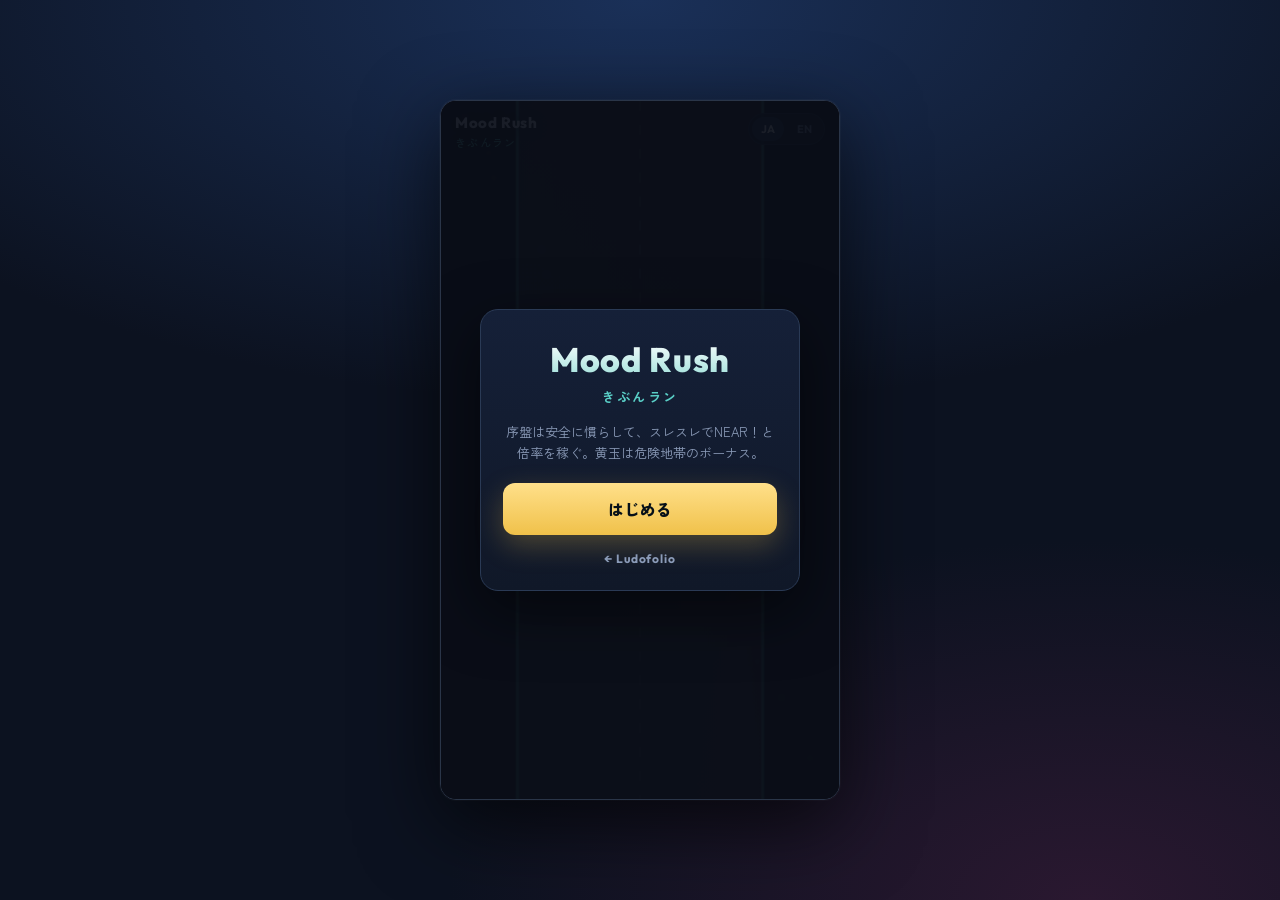
<file: games/mood-rush.html>
<!DOCTYPE html>
<html lang="ja">
<head>
  <meta charset="UTF-8" />
  <meta name="viewport" content="width=device-width, initial-scale=1, maximum-scale=1, user-scalable=no" />
  <title>Mood Rush — きぶんラン</title>
  <link rel="preconnect" href="https://fonts.googleapis.com" />
  <link rel="preconnect" href="https://fonts.gstatic.com" crossorigin />
  <link href="https://fonts.googleapis.com/css2?family=Outfit:wght@500;700;800&family=Zen+Kaku+Gothic+New:wght@500;700;900&display=swap" rel="stylesheet" />
  <style>
    :root {
      --bg0: #0c1220;
      --bg1: #152038;
      --ink: #e8eef8;
      --muted: #8b9bb8;
      --calm: #5ad0c8;
      --warn: #f0c14a;
      --hot: #e8453c;
      --panel: #121a2ccc;
      --line: #2a3a5588;
    }
    * { box-sizing: border-box; margin: 0; padding: 0; }
    html, body {
      height: 100%;
      background: var(--bg0);
      color: var(--ink);
      font-family: "Zen Kaku Gothic New", "Outfit", sans-serif;
      overflow: hidden;
      user-select: none;
      touch-action: none;
      -webkit-user-select: none;
    }
    body {
      display: grid;
      place-items: center;
      background:
        radial-gradient(ellipse 70% 45% at 50% 0%, #1a3058, transparent),
        radial-gradient(ellipse 50% 40% at 85% 100%, #2a1830, transparent),
        var(--bg0);
    }
    #wrap {
      position: relative;
      width: min(100vw, 420px);
      height: min(100dvh, 740px);
      border: 1px solid #2a3548;
      border-radius: 16px;
      overflow: hidden;
      box-shadow: 0 24px 80px #000a, 0 0 0 1px #ffffff08;
      background: #0a0e18;
    }
    canvas { display: block; width: 100%; height: 100%; }
    #ui {
      position: absolute; inset: 0; pointer-events: none; z-index: 5;
      display: flex; flex-direction: column; justify-content: space-between;
      padding: 12px 14px 14px;
    }
    .chrome-top {
      display: flex; justify-content: space-between; align-items: flex-start; gap: 8px;
    }
    .brand {
      font-family: "Outfit", sans-serif;
      font-weight: 800;
      font-size: 15px;
      letter-spacing: 0.04em;
      text-shadow: 0 2px 10px #000a;
    }
    .brand small {
      display: block;
      font-family: "Zen Kaku Gothic New", sans-serif;
      font-weight: 500;
      font-size: 11px;
      color: var(--calm);
      opacity: 0.9;
      margin-top: 2px;
      letter-spacing: 0.12em;
    }
    .lang {
      pointer-events: auto;
      display: flex; gap: 4px;
      background: var(--panel);
      border: 1px solid var(--line);
      border-radius: 999px;
      padding: 3px;
      backdrop-filter: blur(8px);
    }
    .lang button {
      border: 0; background: transparent; color: var(--muted);
      font-family: "Outfit", sans-serif; font-weight: 700; font-size: 11px;
      padding: 5px 9px; border-radius: 999px; cursor: pointer;
    }
    .lang button.on { background: #243352; color: #fff; }
    .chrome-bottom {
      display: none;
      flex-direction: column;
      gap: 8px;
      background: linear-gradient(180deg, transparent, #0a0e18f2 28%);
      margin: 0 -14px -14px;
      padding: 28px 14px 14px;
    }
    #wrap.is-playing #ui { justify-content: flex-end; }
    #wrap.is-playing .chrome-top {
      display: none !important;
      visibility: hidden;
      height: 0;
      overflow: hidden;
      pointer-events: none;
    }
    #wrap.is-playing .chrome-bottom {
      display: flex;
      width: 100%;
    }
    .hud-row {
      display: flex;
      align-items: flex-end;
      justify-content: space-between;
      gap: 10px;
    }
    .stats {
      display: flex; gap: 6px; flex-wrap: wrap; align-items: center;
    }
    .pill {
      background: var(--panel); border: 1px solid var(--line); border-radius: 999px;
      padding: 5px 10px; font-family: "Outfit", monospace; font-size: 12px;
      backdrop-filter: blur(8px);
    }
    .pill b { color: var(--warn); }
    .pill.combo b { color: var(--calm); }
    #multPill b { color: #ffe08a; }
    #multPill.hot {
      box-shadow: 0 0 16px #f0c14a55;
      border-color: #f0c14a88;
    }
    .mood-wrap {
      width: 100%;
      background: var(--panel); border: 1px solid var(--line); border-radius: 12px;
      padding: 7px 10px; backdrop-filter: blur(8px);
    }
    .mood-label {
      display: flex; justify-content: space-between; font-size: 11px; color: var(--muted);
      margin-bottom: 5px;
    }
    .mood-label strong { color: var(--ink); font-weight: 700; }
    .mood-bar {
      height: 7px; border-radius: 99px; background: #1a2234; overflow: hidden;
      border: 1px solid #3a4a62;
    }
    .mood-bar > i {
      display: block; height: 100%; width: 30%;
      background: linear-gradient(90deg, var(--calm), var(--warn), var(--hot));
      border-radius: 99px;
      transition: width 0.08s linear;
    }
    .hint {
      display: none; /* title explains controls; keep fall path + bottom clear */
      font-size: 11px; line-height: 1.45; color: #b8c0d0;
      background: #0b1020aa; border: 1px solid #ffffff10; border-radius: 10px;
      padding: 8px 10px; max-width: 58%;
    }
    .breathe {
      pointer-events: auto;
      border: 0; cursor: pointer;
      min-width: 108px; min-height: 48px;
      border-radius: 14px;
      font-family: "Zen Kaku Gothic New", "Outfit", sans-serif;
      font-weight: 800; font-size: 14px; color: #06201e;
      background: linear-gradient(180deg, #7ef0e6, #3bbdb4);
      box-shadow: 0 8px 24px #5ad0c855, inset 0 1px 0 #ffffff55;
      flex-shrink: 0;
    }
    .breathe:disabled {
      opacity: 0.45; cursor: default; box-shadow: none;
      background: #3a4a62; color: #9aa8c0;
    }
    .breathe.cooling {
      background: linear-gradient(180deg, #f0c14a, #d4922a); color: #2a1a00;
    }
    .lang-mini {
      pointer-events: auto;
      display: none;
      gap: 2px;
      align-self: center;
    }
    #wrap.is-playing .lang-mini { display: flex; }
    .lang-mini button {
      border: 0; background: #121a2caa; color: var(--muted);
      font-family: "Outfit", sans-serif; font-weight: 700; font-size: 10px;
      padding: 4px 7px; border-radius: 999px; cursor: pointer;
      border: 1px solid var(--line);
    }
    .lang-mini button.on { background: #243352; color: #fff; }
    .overlay {
      position: absolute; inset: 0; z-index: 10;
      display: grid; place-items: center;
      background: #0a0e18ee;
      padding: 24px;
      text-align: center;
    }
    .overlay.hidden { display: none; }
    .card {
      width: min(100%, 320px);
      background: linear-gradient(180deg, #152038, #101828);
      border: 1px solid #2a3a55;
      border-radius: 18px;
      padding: 28px 22px 22px;
      box-shadow: 0 20px 60px #0008;
    }
    .card h1 {
      font-family: "Outfit", sans-serif;
      font-weight: 800; font-size: 34px; letter-spacing: 0.02em;
      background: linear-gradient(180deg, #fff, #9adfd9);
      -webkit-background-clip: text; background-clip: text; color: transparent;
    }
    .card .sub {
      margin-top: 6px; color: var(--calm); font-size: 13px; letter-spacing: 0.16em;
      font-weight: 700;
    }
    .card p {
      margin: 16px 0 20px; color: var(--muted); font-size: 13px; line-height: 1.6;
    }
    .card .big {
      font-family: "Outfit", sans-serif; font-size: 42px; font-weight: 800; color: var(--warn);
      margin: 8px 0 4px;
    }
    .card .row {
      display: flex; justify-content: center; gap: 18px; margin-bottom: 18px;
      font-size: 13px; color: var(--muted);
    }
    .card .row b { color: var(--ink); font-family: "Outfit", sans-serif; }
    .delta {
      color: var(--calm); font-size: 12px; margin-bottom: 14px; min-height: 1.2em;
    }
    .delta.miss { color: var(--hot); }
    .btn {
      pointer-events: auto;
      width: 100%; border: 0; cursor: pointer;
      padding: 14px 16px; border-radius: 12px;
      font-family: "Zen Kaku Gothic New", "Outfit", sans-serif;
      font-weight: 800; font-size: 16px; color: #061018;
      background: linear-gradient(180deg, #ffe08a, #f0c14a);
      box-shadow: 0 10px 28px #f0c14a44;
    }
    .btn:active { transform: translateY(1px); }
    .back {
      display: inline-block;
      margin-top: 16px;
      color: #8b9bb8;
      text-decoration: none;
      font-size: 12px;
      letter-spacing: 0.08em;
      font-family: "Outfit", sans-serif;
      font-weight: 700;
      pointer-events: auto;
    }
    .back:hover { color: #5ad0c8; }
    #touch {
      position: absolute; inset: 0; z-index: 4; pointer-events: none;
    }
    #touch.active { pointer-events: auto; }
    .touch-zone {
      position: absolute; top: 18%; bottom: 18%; width: 42%;
    }
    .touch-zone.left { left: 0; }
    .touch-zone.right { right: 0; }

    /* PC: bottom HUD only, keep fall path clear */
    @media (hover: hover) and (pointer: fine) {
      #wrap {
        width: min(100vw, 400px);
        height: min(100dvh, 700px);
      }
      #wrap.is-playing .pill {
        padding: 3px 8px;
        font-size: 11px;
        background: #0b102099;
        backdrop-filter: none;
      }
      #wrap.is-playing .mood-wrap {
        padding: 5px 8px;
        background: #0b102099;
        backdrop-filter: none;
      }
      #wrap.is-playing .mood-label { font-size: 10px; margin-bottom: 3px; }
      #wrap.is-playing .mood-bar { height: 5px; }
      #wrap.is-playing .breathe {
        min-width: 84px;
        min-height: 40px;
        border-radius: 10px;
        font-size: 12px;
        box-shadow: 0 4px 14px #5ad0c833;
      }
      #wrap.is-playing .breathe .keyhint {
        display: block;
        font-size: 9px;
        font-weight: 700;
        opacity: 0.75;
        margin-top: 1px;
        font-family: "Outfit", sans-serif;
        letter-spacing: 0.06em;
      }
      #touch { display: none !important; }
    }
    .breathe .keyhint { display: none; }
  </style>
</head>
<body>
  <div id="wrap">
    <canvas id="c"></canvas>
    <div id="touch">
      <div class="touch-zone left" data-dir="-1"></div>
      <div class="touch-zone right" data-dir="1"></div>
    </div>
    <div id="ui">
      <div class="chrome-top" id="chromeTop">
        <div class="brand">Mood Rush<small id="brandSub">きぶんラン</small></div>
        <div class="lang" id="langTop" aria-label="language">
          <button type="button" data-lang="ja" class="on">JA</button>
          <button type="button" data-lang="en">EN</button>
        </div>
      </div>
      <div class="chrome-bottom" id="chromeBottom">
        <div class="mood-wrap" id="moodHud">
          <div class="mood-label">
            <span id="moodLabel">きぶん</span>
            <strong id="moodText">冷静</strong>
          </div>
          <div class="mood-bar"><i id="moodFill"></i></div>
        </div>
        <div class="hud-row">
          <div class="stats" id="hudStats">
            <div class="pill">SCORE <b id="scoreEl">0</b></div>
            <div class="pill combo">COMBO <b id="comboEl">0</b></div>
            <div class="pill" id="multPill">×<b id="multEl">1.0</b></div>
            <div class="pill">BEST <b id="bestEl">0</b></div>
          </div>
          <div class="lang-mini" id="langMini" aria-label="language">
            <button type="button" data-lang="ja" class="on">JA</button>
            <button type="button" data-lang="en">EN</button>
          </div>
          <div class="hint" id="hintEl"></div>
          <button type="button" class="breathe" id="breatheBtn"><span id="breatheLabel">深呼吸</span><span class="keyhint">SPACE</span></button>
        </div>
      </div>
    </div>

    <div class="overlay" id="titleScreen">
      <div class="card">
        <h1>Mood Rush</h1>
        <div class="sub" id="titleSub">きぶんラン</div>
        <p id="titleDesc"></p>
        <button type="button" class="btn" id="startBtn">はじめる</button>
        <a class="back" href="../index.html" id="backLink">← Ludofolio</a>
      </div>
    </div>

    <div class="overlay hidden" id="resultScreen">
      <div class="card">
        <div class="sub" id="resultTitle">リザルト</div>
        <div class="big" id="resultScore">0</div>
        <div class="row">
          <span>BEST <b id="resultBest">0</b></span>
          <span>COMBO <b id="resultCombo">0</b></span>
        </div>
        <div class="delta" id="resultDelta"></div>
        <button type="button" class="btn" id="retryBtn">もう一回</button>
        <a class="back" href="../index.html" id="backLink2">← Ludofolio</a>
      </div>
    </div>
  </div>

  <script>
(() => {
  const I18N = {
    ja: {
      brandSub: "きぶんラン",
      titleSub: "きぶんラン",
      titleDesc: "序盤は安全に慣らして、スレスレでNEAR！と倍率を稼ぐ。黄玉は危険地帯のボーナス。",
      start: "はじめる",
      retry: "もう一回",
      result: "リザルト",
      mood: "きぶん",
      moodCalm: "冷静",
      moodOk: "ふつう",
      moodHot: "焦り",
      moodPanic: "パニック",
      breathe: "深呼吸",
      breatheCool: "反動中",
      hint: "← → / スワイプで移動\n危ないほど加点。深呼吸で冷静に。",
      bestDelta: (n) => `ベストまであと ${n}`,
      newBest: "ベスト更新！",
      sameBest: "ベストと同点",
    },
    en: {
      brandSub: "MOOD RUN",
      titleSub: "MOOD RUN",
      titleDesc: "Warm up safe, then chase NEAR! multipliers. Yellow gems are risk bait for score.",
      start: "Play",
      retry: "Retry",
      result: "Result",
      mood: "Mood",
      moodCalm: "Calm",
      moodOk: "Steady",
      moodHot: "Tense",
      moodPanic: "Panic",
      breathe: "Breathe",
      breatheCool: "Rebound",
      hint: "← → / swipe to move\nNear-miss = points. Breathe to calm.",
      bestDelta: (n) => `${n} to beat best`,
      newBest: "New best!",
      sameBest: "Tied best",
    },
  };

  const canvas = document.getElementById("c");
  const ctx = canvas.getContext("2d");
  const wrap = document.getElementById("wrap");
  const titleScreen = document.getElementById("titleScreen");
  const resultScreen = document.getElementById("resultScreen");
  const touchLayer = document.getElementById("touch");
  const breatheBtn = document.getElementById("breatheBtn");
  const scoreEl = document.getElementById("scoreEl");
  const comboEl = document.getElementById("comboEl");
  const bestEl = document.getElementById("bestEl");
  const moodFill = document.getElementById("moodFill");
  const moodText = document.getElementById("moodText");
  const moodLabel = document.getElementById("moodLabel");
  const hintEl = document.getElementById("hintEl");

  let lang = localStorage.getItem("moodrush_lang") || localStorage.getItem("ludofolio_lang") || localStorage.getItem("pulselab_lang") || "ja";
  let best = Number(localStorage.getItem("moodrush_best") || 0);
  let W = 420, H = 740, dpr = 1;
  let state = "title"; // title | play | result
  let last = 0;
  let keys = { left: false, right: false };
  let touchDir = 0;

  const g = {
    x: 0.5,
    mood: 28,
    score: 0,
    combo: 0,
    maxCombo: 0,
    mult: 1,
    dist: 0,
    speed: 220,
    obstacles: [],
    particles: [],
    floats: [],
    gems: [],
    spawnAcc: 0,
    breatheCd: 0,
    breatheActive: 0,
    breatheStacks: 0,
    shake: 0,
    flash: 0,
    lanePulse: 0,
    hitstop: 0,
    safeT: 0,
    phase: "safe",
    dead: false,
  };

  function t(key) {
    const pack = I18N[lang] || I18N.ja;
    return pack[key];
  }

  function applyLang() {
    document.documentElement.lang = lang;
    document.getElementById("brandSub").textContent = t("brandSub");
    document.getElementById("titleSub").textContent = t("titleSub");
    document.getElementById("titleDesc").textContent = t("titleDesc");
    document.getElementById("startBtn").textContent = t("start");
    document.getElementById("retryBtn").textContent = t("retry");
    document.getElementById("resultTitle").textContent = t("result");
    moodLabel.textContent = t("mood");
    hintEl.textContent = t("hint");
    updateBreatheLabel();
    document.querySelectorAll(".lang button, .lang-mini button").forEach((b) => {
      b.classList.toggle("on", b.dataset.lang === lang);
    });
    updateMoodLabel();
  }

  function updateBreatheLabel() {
    const label = document.getElementById("breatheLabel");
    if (g.breatheCd > 0) {
      label.textContent = t("breatheCool");
      breatheBtn.classList.add("cooling");
      breatheBtn.disabled = true;
    } else {
      label.textContent = t("breathe");
      breatheBtn.classList.remove("cooling");
      breatheBtn.disabled = state !== "play";
    }
  }

  function setPlayingUi(on) {
    wrap.classList.toggle("is-playing", on);
  }

  function updateMoodLabel() {
    const m = g.mood;
    let label = t("moodCalm");
    if (m >= 78) label = t("moodPanic");
    else if (m >= 55) label = t("moodHot");
    else if (m >= 35) label = t("moodOk");
    moodText.textContent = label;
  }

  function resize() {
    const rect = wrap.getBoundingClientRect();
    dpr = Math.min(window.devicePixelRatio || 1, 2);
    W = Math.max(1, Math.floor(rect.width));
    H = Math.max(1, Math.floor(rect.height));
    canvas.width = Math.floor(W * dpr);
    canvas.height = Math.floor(H * dpr);
    ctx.setTransform(dpr, 0, 0, dpr, 0, 0);
  }

  function laneWidth() {
    // mood high -> narrower playable corridor
    const t01 = Math.min(1, Math.max(0, g.mood / 100));
    const minW = W * 0.34;
    const maxW = W * 0.78;
    return maxW - (maxW - minW) * Math.pow(t01, 1.15);
  }

  function corridor() {
    const lw = laneWidth();
    const cx = W * 0.5;
    return { left: cx - lw / 2, right: cx + lw / 2, width: lw };
  }

  function resetRun() {
    g.x = 0.5;
    g.mood = 22;
    g.score = 0;
    g.combo = 0;
    g.maxCombo = 0;
    g.mult = 1;
    g.dist = 0;
    g.speed = 210;
    g.obstacles = [];
    g.particles = [];
    g.floats = [];
    g.gems = [];
    g.spawnAcc = 0;
    g.breatheCd = 0;
    g.breatheActive = 0;
    g.breatheStacks = 0;
    g.shake = 0;
    g.flash = 0;
    g.lanePulse = 0;
    g.hitstop = 0;
    g.safeT = 12; // popular runners: ~10–18s before real danger
    g.phase = "safe";
    g.dead = false;
    g.obstacles.push({ y: -H * 0.2, kind: "gap", w: 0, x: 0.5, scored: true });
  }

  function scoreMult() {
    // Visible multiplier: survival alone is not optimal (runner design staple)
    return 1 + Math.floor(g.combo / 2) * 0.5;
  }

  function pushFloat(x, y, text, color) {
    g.floats.push({ x, y, text, color, life: 0.7, vy: -40 });
  }

  function currentPhase() {
    if (g.safeT > 0) return "safe";
    const d = g.dist;
    const cycle = d % 90;
    if (cycle < 28) return "build";
    if (cycle < 48) return "peak";
    if (cycle < 62) return "breath";
    return "peak";
  }

  function startGame() {
    resetRun();
    state = "play";
    titleScreen.classList.add("hidden");
    resultScreen.classList.add("hidden");
    touchLayer.classList.add("active");
    setPlayingUi(true);
    bestEl.textContent = String(best);
    updateHud();
    updateBreatheLabel();
  }

  function endGame() {
    if (g.dead) return;
    g.dead = true;
    state = "result";
    touchLayer.classList.remove("active");
    setPlayingUi(false);
    const score = Math.floor(g.score);
    const prev = best;
    let deltaText = "";
    let deltaClass = "";
    if (score > best) {
      best = score;
      localStorage.setItem("moodrush_best", String(best));
      deltaText = t("newBest");
      deltaClass = "";
    } else if (score === best && score > 0) {
      deltaText = t("sameBest");
    } else {
      deltaText = t("bestDelta")(Math.max(0, best - score));
      deltaClass = "miss";
    }
    document.getElementById("resultScore").textContent = String(score);
    document.getElementById("resultBest").textContent = String(best);
    document.getElementById("resultCombo").textContent = String(g.maxCombo);
    const deltaEl = document.getElementById("resultDelta");
    deltaEl.textContent = deltaText;
    deltaEl.className = "delta" + (deltaClass ? " " + deltaClass : "");
    resultScreen.classList.remove("hidden");
    updateBreatheLabel();
  }

  function spawnObstacle() {
    const phase = g.phase;
    // Always leave a survivable route (runner best practice)
    if (g.safeT > 0 || phase === "breath") {
      // soft teach pattern: wide gap gate
      g.obstacles.push({
        y: -40,
        kind: "gate",
        gap: 0.48,
        gapX: 0.35 + Math.random() * 0.3,
        h: 14,
        scored: false,
        near: false,
      });
      if (Math.random() < 0.55) {
        const corr = corridor();
        g.gems.push({
          y: -70,
          x: 0.5 + (Math.random() - 0.5) * 0.35,
          taken: false,
          r: 7,
        });
      }
      return;
    }

    const roll = Math.random();
    const peak = phase === "peak";
    if (roll < 0.5) {
      const fromLeft = Math.random() < 0.5;
      const cover = (peak ? 0.42 : 0.32) + Math.random() * 0.22 + g.mood / 320;
      g.obstacles.push({
        y: -40,
        kind: "wall",
        fromLeft,
        cover: Math.min(peak ? 0.68 : 0.62, cover),
        h: 18 + Math.random() * 10,
        scored: false,
        near: false,
      });
    } else if (roll < 0.78) {
      const x = 0.22 + Math.random() * 0.56;
      g.obstacles.push({
        y: -40,
        kind: "block",
        x,
        w: (peak ? 0.18 : 0.14) + Math.random() * 0.1 + g.mood / 550,
        h: 22,
        scored: false,
        near: false,
      });
    } else {
      g.obstacles.push({
        y: -40,
        kind: "gate",
        gap: Math.max(peak ? 0.2 : 0.24, 0.44 - g.mood / 300),
        gapX: 0.28 + Math.random() * 0.44,
        h: 16,
        scored: false,
        near: false,
      });
    }

    // Risk gem near the danger line (score chaser bait)
    if (Math.random() < (peak ? 0.55 : 0.35)) {
      g.gems.push({
        y: -55,
        x: 0.2 + Math.random() * 0.6,
        taken: false,
        r: 7,
      });
    }
  }

  function playerRadius() {
    return Math.max(10, Math.min(14, W * 0.032));
  }

  function playerPos() {
    const corr = corridor();
    const px = corr.left + g.x * corr.width;
    // keep player above bottom HUD
    const py = H * 0.58;
    return { x: px, y: py, r: playerRadius() };
  }

  function obstacleRects(o) {
    const corr = corridor();
    const rects = [];
    if (o.kind === "wall") {
      const w = corr.width * o.cover;
      if (o.fromLeft) {
        rects.push({ x: corr.left, y: o.y, w, h: o.h });
      } else {
        rects.push({ x: corr.right - w, y: o.y, w, h: o.h });
      }
    } else if (o.kind === "block") {
      const w = corr.width * o.w;
      const x = corr.left + o.x * corr.width - w / 2;
      rects.push({ x, y: o.y, w, h: o.h });
    } else if (o.kind === "gate") {
      const gapW = corr.width * o.gap;
      const gapCx = corr.left + o.gapX * corr.width;
      const gapL = gapCx - gapW / 2;
      const gapR = gapCx + gapW / 2;
      rects.push({ x: corr.left, y: o.y, w: Math.max(0, gapL - corr.left), h: o.h });
      rects.push({ x: gapR, y: o.y, w: Math.max(0, corr.right - gapR), h: o.h });
    }
    return rects;
  }

  function circleRectHit(cx, cy, r, rect) {
    if (rect.w <= 0 || rect.h <= 0) return false;
    const nx = Math.max(rect.x, Math.min(cx, rect.x + rect.w));
    const ny = Math.max(rect.y, Math.min(cy, rect.y + rect.h));
    const dx = cx - nx;
    const dy = cy - ny;
    return dx * dx + dy * dy < r * r;
  }

  function nearMiss(cx, cy, r, rect) {
    if (rect.w <= 0) return false;
    const nx = Math.max(rect.x, Math.min(cx, rect.x + rect.w));
    const ny = Math.max(rect.y, Math.min(cy, rect.y + rect.h));
    const dist = Math.hypot(cx - nx, cy - ny);
    return dist > r && dist < r + 22;
  }

  function burst(x, y, color, n = 8) {
    for (let i = 0; i < n; i++) {
      const a = Math.random() * Math.PI * 2;
      const sp = 40 + Math.random() * 120;
      g.particles.push({
        x, y,
        vx: Math.cos(a) * sp,
        vy: Math.sin(a) * sp,
        life: 0.35 + Math.random() * 0.35,
        color,
        size: 2 + Math.random() * 3,
      });
    }
  }

  function updateHud() {
    g.mult = scoreMult();
    scoreEl.textContent = String(Math.floor(g.score));
    comboEl.textContent = String(g.combo);
    bestEl.textContent = String(best);
    const multEl = document.getElementById("multEl");
    const multPill = document.getElementById("multPill");
    if (multEl) multEl.textContent = g.mult.toFixed(1);
    if (multPill) multPill.classList.toggle("hot", g.mult >= 2);
    moodFill.style.width = `${Math.min(100, Math.max(0, g.mood))}%`;
    updateMoodLabel();
  }

  function update(dt) {
    if (state !== "play" || g.dead) return;

    if (g.hitstop > 0) {
      g.hitstop = Math.max(0, g.hitstop - dt);
      // keep float/particle life ticking lightly
      for (const f of g.floats) f.life -= dt;
      g.floats = g.floats.filter((f) => f.life > 0);
      draw();
      return;
    }

    g.lanePulse += dt;
    if (g.safeT > 0) g.safeT = Math.max(0, g.safeT - dt);
    g.phase = currentPhase();
    if (g.shake > 0) g.shake = Math.max(0, g.shake - dt * 3);
    if (g.flash > 0) g.flash = Math.max(0, g.flash - dt * 4);

    let dir = 0;
    if (keys.left) dir -= 1;
    if (keys.right) dir += 1;
    if (touchDir) dir = touchDir;
    const moveSp = 1.7 + (1 - g.mood / 100) * 0.4;
    const control = g.breatheCd > 0.55 ? 0.55 : 1;
    g.x = Math.min(0.98, Math.max(0.02, g.x + dir * moveSp * control * dt));

    const moodRise = g.phase === "breath" ? 1.4 : g.phase === "peak" ? 4.2 : 2.8;
    g.mood += moodRise * dt;
    if (g.breatheActive > 0) {
      g.breatheActive -= dt;
      g.mood -= 55 * dt;
    }
    g.mood = Math.min(100, Math.max(0, g.mood));

    if (g.breatheCd > 0) {
      g.breatheCd = Math.max(0, g.breatheCd - dt);
      updateBreatheLabel();
    }

    // Cap speed ramp; grow spacing with speed (keep reaction window humane)
    g.speed = Math.min(420, 200 + g.dist * 1.6 + g.mood * 0.45 + (g.phase === "peak" ? 35 : 0));
    if (g.phase === "breath") g.speed *= 0.82;
    const scroll = g.speed * dt;
    g.dist += scroll * 0.02;
    const mult = scoreMult();
    g.score += (12 + g.combo * 2.2) * mult * dt * 10;

    g.spawnAcc += dt;
    // spacing grows with speed so reaction time stays ~playable
    const baseInterval = Math.max(0.42, 0.1 + (180 / g.speed));
    let interval = baseInterval;
    if (g.phase === "peak") interval *= 0.78;
    if (g.phase === "breath" || g.safeT > 0) interval *= 1.35;
    if (g.spawnAcc >= interval) {
      g.spawnAcc = 0;
      spawnObstacle();
    }

    const p = playerPos();
    const corr = corridor();
    if (p.x - p.r < corr.left + 1 || p.x + p.r > corr.right - 1) {
      g.x = Math.min(0.98, Math.max(0.02, g.x));
    }

    // gems (risk reward)
    for (const gem of g.gems) {
      gem.y += scroll;
      if (gem.taken) continue;
      const gx = corr.left + gem.x * corr.width;
      if (Math.hypot(p.x - gx, p.y - gem.y) < p.r + gem.r) {
        gem.taken = true;
        const gain = Math.floor(40 * mult);
        g.score += gain;
        g.combo += 1;
        g.maxCombo = Math.max(g.maxCombo, g.combo);
        pushFloat(gx, gem.y, `+${gain}`, "#ffe08a");
        burst(gx, gem.y, "#ffe08a", 10);
      }
    }
    g.gems = g.gems.filter((gem) => !gem.taken && gem.y < H + 40);

    for (const o of g.obstacles) {
      o.y += scroll;
      if (o.kind === "gap") continue;
      const rects = obstacleRects(o);
      let hit = false;
      let near = false;
      for (const r of rects) {
        // Hitbox smaller than look (near-miss reads as skill)
        if (circleRectHit(p.x, p.y, p.r * 0.78, r)) hit = true;
        if (nearMiss(p.x, p.y, p.r, r)) near = true;
      }
      if (hit) {
        g.shake = 0.45;
        g.flash = 0.35;
        burst(p.x, p.y, "#e8453c", 16);
        endGame();
        return;
      }
      if (near && !o.near && o.y < p.y && o.y + 30 > p.y - 40) {
        o.near = true;
        g.combo += 1;
        g.maxCombo = Math.max(g.maxCombo, g.combo);
        g.mood += 3.5;
        const gain = Math.floor((28 + g.combo * 10) * mult);
        g.score += gain;
        g.hitstop = 0.055;
        pushFloat(p.x, p.y - 18, "NEAR!", "#7ef0e6");
        pushFloat(p.x + 8, p.y - 36, `+${gain}`, "#ffe08a");
        burst(p.x, p.y - 10, "#5ad0c8", 10);
        g.lanePulse = 0;
      }
      if (!o.scored && o.y > p.y + 20) {
        o.scored = true;
        if (!o.near) {
          g.mood = Math.max(0, g.mood - 1.6);
          g.combo = Math.max(0, g.combo - 1);
        }
      }
    }

    g.obstacles = g.obstacles.filter((o) => o.y < H + 60);

    for (const pt of g.particles) {
      pt.life -= dt;
      pt.x += pt.vx * dt;
      pt.y += pt.vy * dt;
      pt.vy += 80 * dt;
    }
    g.particles = g.particles.filter((pt) => pt.life > 0);

    for (const f of g.floats) {
      f.life -= dt;
      f.y += f.vy * dt;
    }
    g.floats = g.floats.filter((f) => f.life > 0);

    updateHud();
  }

  function drawBackground() {
    const moodT = g.mood / 100;
    const top = lerpColor([12, 18, 32], [42, 16, 28], moodT);
    const bot = lerpColor([18, 32, 56], [48, 20, 24], moodT);
    const grd = ctx.createLinearGradient(0, 0, 0, H);
    grd.addColorStop(0, rgb(top));
    grd.addColorStop(1, rgb(bot));
    ctx.fillStyle = grd;
    ctx.fillRect(0, 0, W, H);

    // floating motes
    ctx.fillStyle = `rgba(255,255,255,${0.04 + moodT * 0.03})`;
    for (let i = 0; i < 18; i++) {
      const yy = ((i * 97 + g.dist * 8) % (H + 40)) - 20;
      const xx = (i * 53) % W;
      ctx.beginPath();
      ctx.arc(xx, yy, 1.5 + (i % 3), 0, Math.PI * 2);
      ctx.fill();
    }
  }

  function lerpColor(a, b, t01) {
    return [
      a[0] + (b[0] - a[0]) * t01,
      a[1] + (b[1] - a[1]) * t01,
      a[2] + (b[2] - a[2]) * t01,
    ];
  }
  function rgb(c) {
    return `rgb(${c[0] | 0},${c[1] | 0},${c[2] | 0})`;
  }

  function drawCorridor() {
    const corr = corridor();
    const moodT = g.mood / 100;
    // outside darkness
    ctx.fillStyle = `rgba(0,0,0,${0.35 + moodT * 0.25})`;
    ctx.fillRect(0, 0, corr.left, H);
    ctx.fillRect(corr.right, 0, W - corr.right, H);

    // path
    const pathGrad = ctx.createLinearGradient(corr.left, 0, corr.right, 0);
    pathGrad.addColorStop(0, `rgba(90,208,200,${0.06})`);
    pathGrad.addColorStop(0.5, `rgba(255,255,255,${0.04})`);
    pathGrad.addColorStop(1, `rgba(232,69,60,${0.05 + moodT * 0.08})`);
    ctx.fillStyle = pathGrad;
    ctx.fillRect(corr.left, 0, corr.width, H);

    // edges
    ctx.strokeStyle = moodT > 0.6 ? `rgba(232,69,60,${0.55})` : `rgba(90,208,200,${0.45})`;
    ctx.lineWidth = 3;
    ctx.beginPath();
    ctx.moveTo(corr.left, 0);
    ctx.lineTo(corr.left, H);
    ctx.moveTo(corr.right, 0);
    ctx.lineTo(corr.right, H);
    ctx.stroke();

    // dashed center rhythm
    ctx.strokeStyle = "rgba(255,255,255,0.08)";
    ctx.setLineDash([10, 14]);
    ctx.lineWidth = 2;
    const ox = (g.dist * 12) % 24;
    ctx.beginPath();
    ctx.moveTo(W * 0.5, -ox);
    ctx.lineTo(W * 0.5, H);
    ctx.stroke();
    ctx.setLineDash([]);
  }

  function drawObstacles() {
    const moodT = g.mood / 100;
    for (const o of g.obstacles) {
      if (o.kind === "gap") continue;
      const rects = obstacleRects(o);
      for (const r of rects) {
        if (r.w <= 0) continue;
        const grd = ctx.createLinearGradient(r.x, r.y, r.x, r.y + r.h);
        grd.addColorStop(0, moodT > 0.55 ? "#ff6b5a" : "#7adfd6");
        grd.addColorStop(1, moodT > 0.55 ? "#a82828" : "#2a7a84");
        ctx.fillStyle = grd;
        roundRect(r.x, r.y, r.w, r.h, 6);
        ctx.fill();
        ctx.strokeStyle = "rgba(255,255,255,0.18)";
        ctx.lineWidth = 1;
        ctx.stroke();
      }
    }
  }

  function roundRect(x, y, w, h, rad) {
    const r = Math.min(rad, w / 2, h / 2);
    ctx.beginPath();
    ctx.moveTo(x + r, y);
    ctx.arcTo(x + w, y, x + w, y + h, r);
    ctx.arcTo(x + w, y + h, x, y + h, r);
    ctx.arcTo(x, y + h, x, y, r);
    ctx.arcTo(x, y, x + w, y, r);
    ctx.closePath();
  }

  function drawPlayer() {
    const p = playerPos();
    const moodT = g.mood / 100;
    // glow
    ctx.beginPath();
    ctx.fillStyle = `rgba(90,208,200,${0.18 - moodT * 0.1})`;
    ctx.arc(p.x, p.y, p.r * 2.2, 0, Math.PI * 2);
    ctx.fill();

    const body = ctx.createRadialGradient(p.x - 3, p.y - 4, 2, p.x, p.y, p.r);
    body.addColorStop(0, "#ffffff");
    body.addColorStop(0.45, moodT > 0.65 ? "#ffb4a8" : "#9af0e8");
    body.addColorStop(1, moodT > 0.65 ? "#e8453c" : "#2f9f98");
    ctx.beginPath();
    ctx.fillStyle = body;
    ctx.arc(p.x, p.y, p.r, 0, Math.PI * 2);
    ctx.fill();

    // eye
    ctx.fillStyle = "#0c1220";
    ctx.beginPath();
    ctx.arc(p.x + 3, p.y - 2, 2.2, 0, Math.PI * 2);
    ctx.fill();
  }

  function drawParticles() {
    for (const pt of g.particles) {
      ctx.globalAlpha = Math.max(0, pt.life * 2);
      ctx.fillStyle = pt.color;
      ctx.beginPath();
      ctx.arc(pt.x, pt.y, pt.size, 0, Math.PI * 2);
      ctx.fill();
    }
    ctx.globalAlpha = 1;
  }

  function drawGems() {
    const corr = corridor();
    for (const gem of g.gems) {
      if (gem.taken) continue;
      const gx = corr.left + gem.x * corr.width;
      ctx.beginPath();
      ctx.fillStyle = "#ffe08a";
      ctx.shadowColor = "#f0c14a";
      ctx.shadowBlur = 12;
      ctx.arc(gx, gem.y, gem.r, 0, Math.PI * 2);
      ctx.fill();
      ctx.shadowBlur = 0;
    }
  }

  function drawFloats() {
    for (const f of g.floats) {
      ctx.globalAlpha = Math.max(0, f.life * 1.4);
      ctx.fillStyle = f.color;
      ctx.font = `800 ${f.text === "NEAR!" ? 18 : 14}px Outfit, sans-serif`;
      ctx.textAlign = "center";
      ctx.fillText(f.text, f.x, f.y);
    }
    ctx.globalAlpha = 1;
    ctx.textAlign = "left";
  }

  function draw() {
    ctx.save();
    if (g.shake > 0) {
      const mag = g.shake * 8;
      ctx.translate((Math.random() - 0.5) * mag, (Math.random() - 0.5) * mag);
    }
    drawBackground();
    if (state === "play" || state === "result") {
      drawCorridor();
      drawObstacles();
      drawGems();
      drawPlayer();
      drawParticles();
      drawFloats();
    } else {
      // idle preview corridor
      g.mood = 30 + Math.sin(performance.now() / 900) * 18;
      drawCorridor();
      const p = { x: W * 0.5, y: H * 0.62, r: 12 };
      ctx.beginPath();
      ctx.fillStyle = "#5ad0c8";
      ctx.arc(p.x, p.y, p.r, 0, Math.PI * 2);
      ctx.fill();
    }
    if (g.flash > 0) {
      ctx.fillStyle = `rgba(232,69,60,${g.flash * 0.35})`;
      ctx.fillRect(0, 0, W, H);
    }
    ctx.restore();
  }

  function loop(ts) {
    if (!last) last = ts;
    let dt = (ts - last) / 1000;
    last = ts;
    dt = Math.min(0.033, dt);
    update(dt);
    draw();
    requestAnimationFrame(loop);
  }

  function breathe() {
    if (state !== "play" || g.dead || g.breatheCd > 0) return;
    g.breatheActive = 0.55;
    g.breatheStacks += 1;
    g.breatheCd = Math.min(2.4, 0.9 + g.breatheStacks * 0.25);
    // overuse rebound: mood spike after calm
    if (g.breatheStacks >= 3) {
      setTimeout(() => {
        if (state === "play" && !g.dead) g.mood = Math.min(100, g.mood + 18);
      }, 600);
      g.breatheStacks = 0;
    }
    burst(playerPos().x, playerPos().y, "#7ef0e6", 10);
    updateBreatheLabel();
  }

  // input
  window.addEventListener("keydown", (e) => {
    if (e.code === "ArrowLeft" || e.code === "KeyA") keys.left = true;
    if (e.code === "ArrowRight" || e.code === "KeyD") keys.right = true;
    if (e.code === "Space" || e.code === "KeyW" || e.code === "ArrowUp") {
      e.preventDefault();
      if (state === "title") startGame();
      else if (state === "result") startGame();
      else breathe();
    }
    if (e.code === "Enter") {
      if (state === "title" || state === "result") startGame();
    }
  });
  window.addEventListener("keyup", (e) => {
    if (e.code === "ArrowLeft" || e.code === "KeyA") keys.left = false;
    if (e.code === "ArrowRight" || e.code === "KeyD") keys.right = false;
  });

  document.querySelectorAll(".touch-zone").forEach((zone) => {
    const dir = Number(zone.dataset.dir);
    const on = (e) => { e.preventDefault(); touchDir = dir; };
    const off = (e) => { e.preventDefault(); if (touchDir === dir) touchDir = 0; };
    zone.addEventListener("pointerdown", on);
    zone.addEventListener("pointerup", off);
    zone.addEventListener("pointercancel", off);
    zone.addEventListener("pointerleave", off);
  });

  // swipe fallback on canvas area
  let swipeX = null;
  canvas.addEventListener("pointerdown", (e) => {
    swipeX = e.clientX;
  });
  canvas.addEventListener("pointermove", (e) => {
    if (swipeX == null || state !== "play") return;
    const dx = e.clientX - swipeX;
    if (Math.abs(dx) > 12) {
      touchDir = dx > 0 ? 1 : -1;
      swipeX = e.clientX;
    }
  });
  canvas.addEventListener("pointerup", () => { swipeX = null; touchDir = 0; });
  canvas.addEventListener("pointercancel", () => { swipeX = null; touchDir = 0; });

  document.querySelectorAll(".lang button, .lang-mini button").forEach((btn) => {
    btn.addEventListener("click", () => {
      lang = btn.dataset.lang;
      localStorage.setItem("moodrush_lang", lang);
      localStorage.setItem("ludofolio_lang", lang);
      applyLang();
    });
  });

  document.getElementById("startBtn").addEventListener("click", startGame);
  document.getElementById("retryBtn").addEventListener("click", startGame);
  breatheBtn.addEventListener("click", breathe);

  window.addEventListener("resize", resize);
  resize();
  applyLang();
  bestEl.textContent = String(best);
  requestAnimationFrame(loop);
})();
  </script>
</body>
</html>
</file>
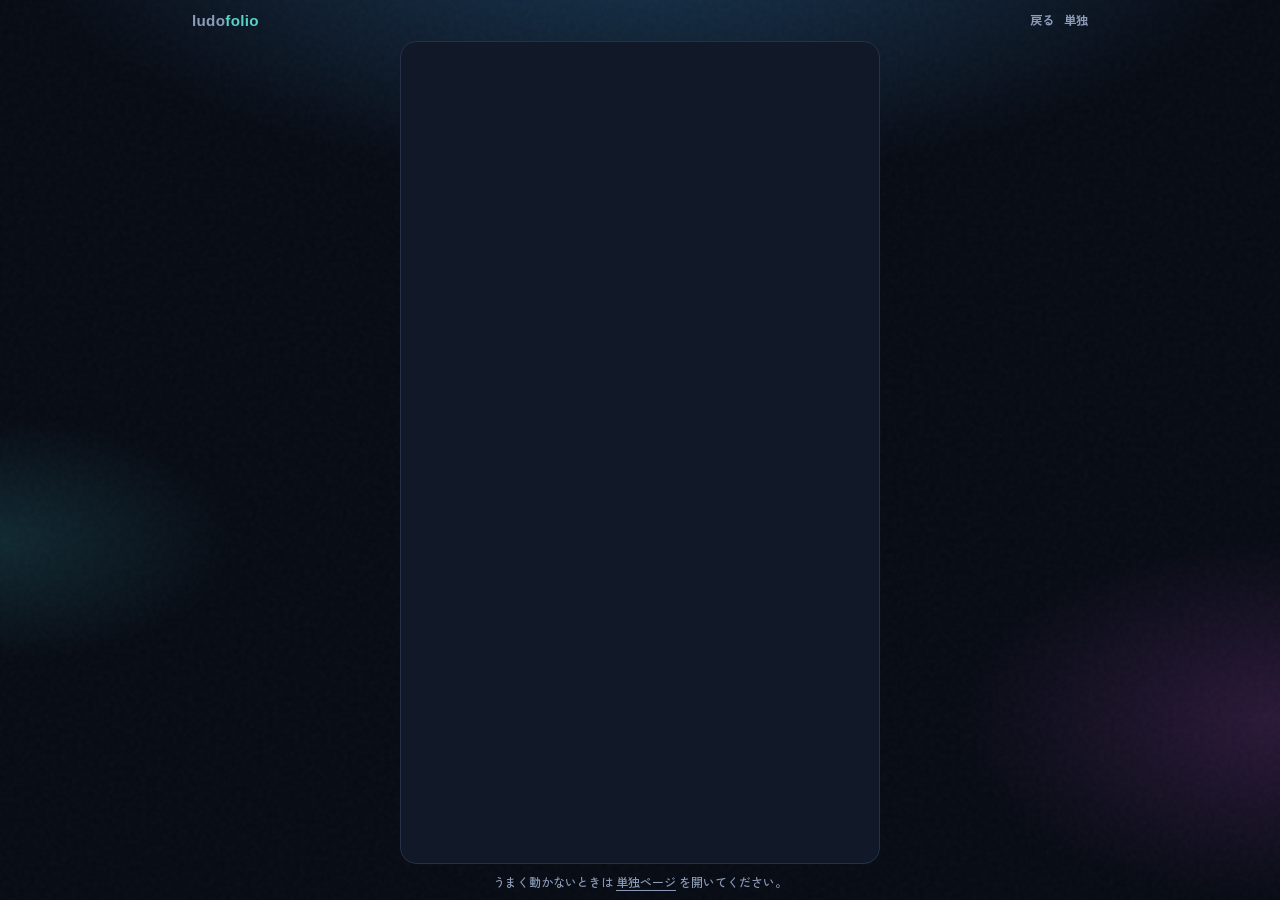
<file: play/menko.html>
<!DOCTYPE html>
<html lang="ja">
<head>
  <meta charset="UTF-8" />
  <meta name="viewport" content="width=device-width, initial-scale=1, maximum-scale=1, user-scalable=no, viewport-fit=cover" />
  <meta name="description" content="めんこ・オブ・シェイク — 振る／振り回してめんこをひっくり返せ。" />
  <title>めんこ・オブ・シェイクを遊ぶ — ludofolio</title>
  <link rel="preconnect" href="https://fonts.googleapis.com" />
  <link rel="preconnect" href="https://fonts.gstatic.com" crossorigin />
  <link href="https://fonts.googleapis.com/css2?family=Syne:wght@700;800&family=Zen+Kaku+Gothic+New:wght@500;700&display=swap" rel="stylesheet" />
  <link rel="stylesheet" href="../css/site.css" />
  <style>
    html, body {
      height: 100%;
      overflow: hidden;
    }
    .play-shell {
      height: 100%;
      min-height: 100dvh;
      padding: max(8px, env(safe-area-inset-top)) 12px calc(8px + env(safe-area-inset-bottom));
      display: grid;
      grid-template-rows: auto minmax(0, 1fr) auto;
      gap: 8px;
      box-sizing: border-box;
    }
    .play-top {
      display: flex;
      justify-content: space-between;
      align-items: center;
      gap: 8px;
      min-width: 0;
    }
    .play-top .logo {
      font-size: 0.95rem;
    }
    .play-top .links {
      display: flex;
      gap: 10px;
      flex-wrap: wrap;
      justify-content: flex-end;
    }
    .play-top a {
      color: var(--mute, #8b9bb8);
      text-decoration: none;
      font-size: 0.78rem;
      font-weight: 700;
      white-space: nowrap;
    }
    .play-top a:hover { color: var(--ink, #eef3fb); }
    .frame-wrap {
      position: relative;
      width: 100%;
      max-width: 480px;
      margin: 0 auto;
      min-height: 0;
      height: 100%;
      border-radius: 16px;
      overflow: hidden;
      border: 1px solid var(--line, #243148);
      background: #111827;
    }
    .frame-wrap iframe {
      position: absolute;
      inset: 0;
      width: 100%;
      height: 100%;
      border: 0;
    }
    .play-note {
      margin: 0;
      color: var(--mute, #8b9bb8);
      font-size: 0.75rem;
      text-align: center;
    }
    .play-note a { color: inherit; }
    @media (max-width: 700px) {
      .play-shell {
        padding: max(6px, env(safe-area-inset-top)) 0 0;
        gap: 0;
        grid-template-rows: auto minmax(0, 1fr);
      }
      .play-top {
        padding: 0 12px 6px;
      }
      .frame-wrap {
        max-width: none;
        border-radius: 0;
        border-left: 0;
        border-right: 0;
        border-bottom: 0;
      }
      .play-note { display: none; }
    }
  </style>
</head>
<body>
  <div class="wrap play-shell">
    <div class="play-top">
      <a class="logo" href="../">ludo<span>folio</span></a>
      <div class="links">
        <a href="../">戻る</a>
        <a href="https://zmr7z.github.io/menko/" rel="noopener" target="_blank">単独</a>
      </div>
    </div>

    <div class="frame-wrap">
      <iframe
        title="めんこ・オブ・シェイク"
        src="https://zmr7z.github.io/menko/"
        allow="fullscreen; accelerometer; gyroscope"
        loading="eager"
      ></iframe>
    </div>
    <p class="play-note">うまく動かないときは <a href="https://zmr7z.github.io/menko/" rel="noopener" target="_blank">単独ページ</a> を開いてください。</p>
  </div>
</body>
</html>
</file>
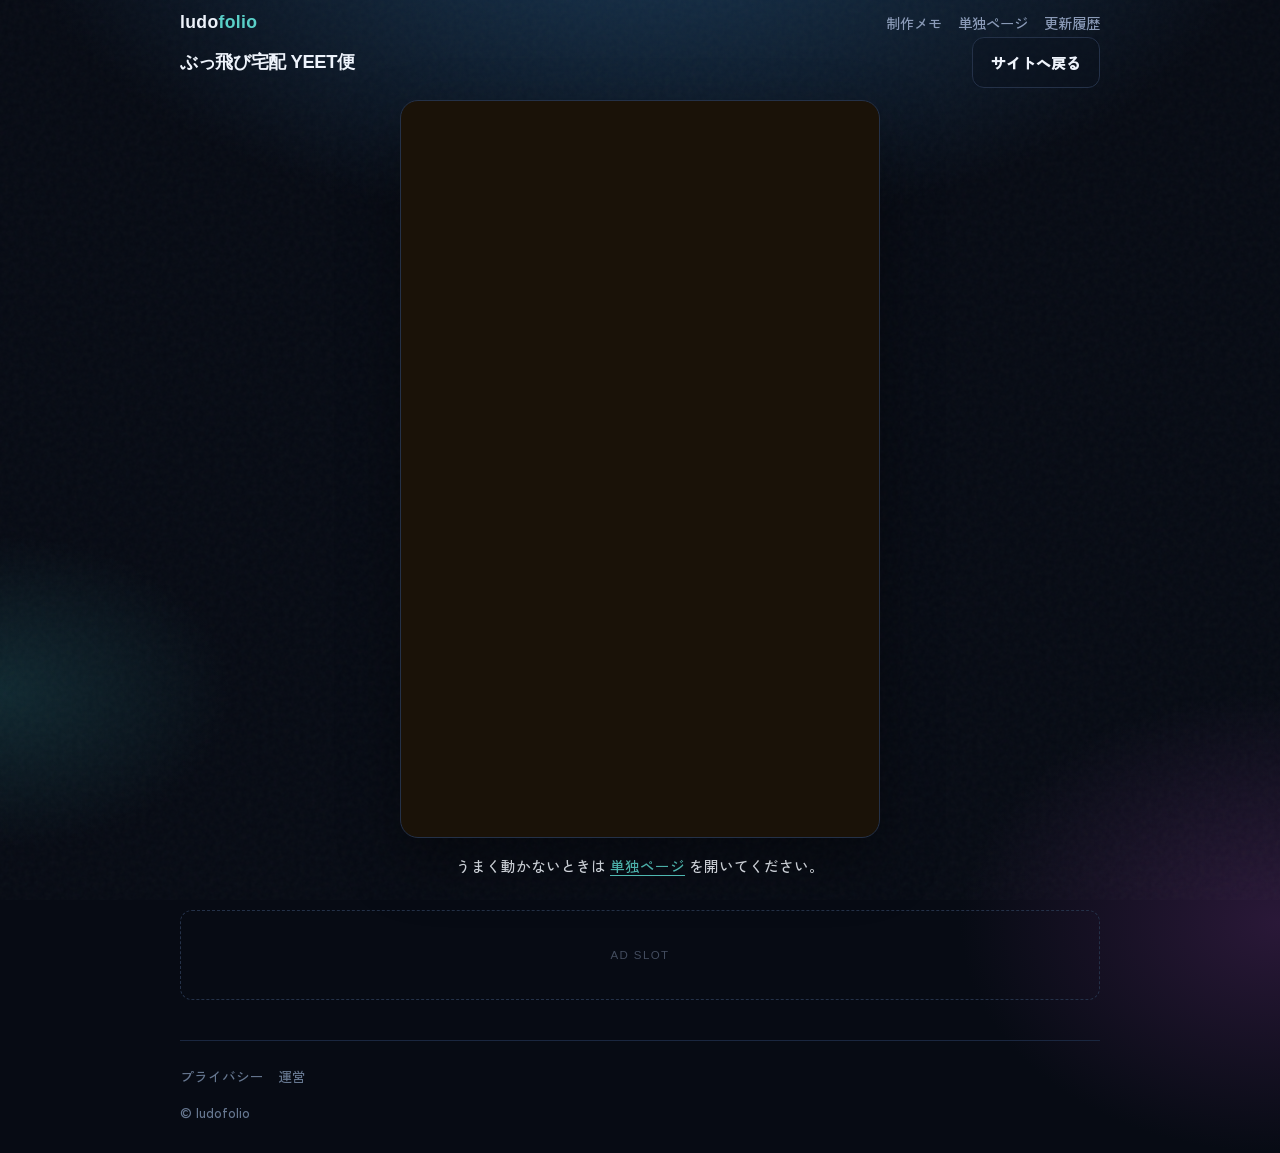
<file: play/yeetbin.html>
<!DOCTYPE html>
<html lang="ja">
<head>
  <meta charset="UTF-8" />
  <meta name="viewport" content="width=device-width, initial-scale=1, maximum-scale=1, user-scalable=no" />
  <meta name="description" content="ぶっ飛び宅配 YEET便 — 荷物をフリックしてトラックにぶち込む物理バカゲー。" />
  <title>YEET便を遊ぶ — ludofolio</title>
  <link rel="preconnect" href="https://fonts.googleapis.com" />
  <link rel="preconnect" href="https://fonts.gstatic.com" crossorigin />
  <link href="https://fonts.googleapis.com/css2?family=Syne:wght@700;800&family=Zen+Kaku+Gothic+New:wght@500;700&display=swap" rel="stylesheet" />
  <link rel="stylesheet" href="../css/site.css" />
  <style>
    .play-shell {
      padding: 0.5rem 0 1rem;
    }
    .play-bar {
      display: flex;
      justify-content: space-between;
      align-items: center;
      gap: 0.75rem;
      margin-bottom: 0.75rem;
      flex-wrap: wrap;
    }
    .play-bar h1 {
      margin: 0;
      font-family: var(--font-display);
      font-size: 1.15rem;
      letter-spacing: -0.02em;
    }
    .frame-wrap {
      position: relative;
      width: 100%;
      max-width: 480px;
      margin: 0 auto;
      aspect-ratio: 9 / 16;
      max-height: min(82svh, 820px);
      border-radius: 18px;
      overflow: hidden;
      border: 1px solid var(--line);
      background: #1a1208;
      box-shadow: 0 24px 60px rgba(0, 0, 0, 0.35);
    }
    .frame-wrap iframe {
      position: absolute;
      inset: 0;
      width: 100%;
      height: 100%;
      border: 0;
    }
    .play-note {
      max-width: 480px;
      margin: 1rem auto 0;
      color: var(--mute);
      font-size: 0.92rem;
      text-align: center;
    }
  </style>
</head>
<body>
  <div class="wrap play-shell">
    <header class="site-header">
      <a class="logo" href="../">ludo<span>folio</span></a>
      <nav class="nav">
        <a href="../articles/yeetbin-made.html">制作メモ</a>
        <a href="https://zmr7z.github.io/yeetbin/" rel="noopener" target="_blank">単独ページ</a>
        <a href="https://zmr7z.github.io/yeetbin/changelog.html" rel="noopener" target="_blank">更新履歴</a>
      </nav>
    </header>

    <div class="play-bar">
      <h1>ぶっ飛び宅配 YEET便</h1>
      <a class="btn btn-ghost" href="../">サイトへ戻る</a>
    </div>

    <div class="frame-wrap">
      <iframe
        title="YEET便"
        src="https://zmr7z.github.io/yeetbin/"
        allow="fullscreen"
        loading="eager"
      ></iframe>
    </div>
    <p class="play-note">うまく動かないときは <a href="https://zmr7z.github.io/yeetbin/" rel="noopener" target="_blank">単独ページ</a> を開いてください。</p>

    <div class="ad-slot" data-ad-slot="play-below" aria-hidden="true">AD SLOT</div>

    <footer class="site-footer">
      <nav>
        <a href="../privacy.html">プライバシー</a>
        <a href="../about.html">運営</a>
      </nav>
      <p>© ludofolio</p>
    </footer>
  </div>
</body>
</html>
</file>
<file: css/site.css>
:root {
  --bg: #070b14;
  --ink: #eef3fb;
  --muted: #8b9bb8;
  --accent: #5ad0c8;
  --warn: #f0c14a;
  --line: #243148;
  --safe: env(safe-area-inset-bottom, 0px);
  --font-display: "Outfit", sans-serif;
  --font-body: "Zen Kaku Gothic New", sans-serif;
}

* { box-sizing: border-box; }

html { scroll-behavior: smooth; }

body {
  margin: 0;
  min-height: 100dvh;
  color: var(--ink);
  font-family: var(--font-body);
  font-weight: 500;
  line-height: 1.65;
  background:
    radial-gradient(ellipse 90% 55% at 50% -10%, #1a3a58 0%, transparent 55%),
    radial-gradient(ellipse 50% 40% at 100% 80%, #2a1838 0%, transparent 50%),
    radial-gradient(ellipse 40% 30% at 0% 60%, #102830 0%, transparent 45%),
    var(--bg);
}

body::before {
  content: "";
  position: fixed;
  inset: 0;
  pointer-events: none;
  opacity: 0.035;
  z-index: 0;
  background-image: url("data:image/svg+xml,%3Csvg viewBox='0 0 200 200' xmlns='http://www.w3.org/2000/svg'%3E%3Cfilter id='n'%3E%3CfeTurbulence type='fractalNoise' baseFrequency='0.85' numOctaves='4' stitchTiles='stitch'/%3E%3C/filter%3E%3Crect width='100%25' height='100%25' filter='url(%23n)'/%3E%3C/svg%3E");
}

a {
  color: var(--accent);
  text-decoration-thickness: 1px;
  text-underline-offset: 3px;
}

a:hover { color: #8fe8e1; }

.wrap {
  position: relative;
  z-index: 1;
  width: min(920px, calc(100% - 32px));
  margin: 0 auto;
  padding: 28px 0 calc(48px + var(--safe));
}

.site-header {
  display: flex;
  align-items: center;
  justify-content: space-between;
  gap: 12px;
}

.logo {
  font-family: var(--font-display);
  font-weight: 800;
  font-size: 1.1rem;
  letter-spacing: 0.02em;
  color: var(--ink);
  text-decoration: none;
}

.logo span { color: var(--accent); }

.nav {
  display: flex;
  gap: 1rem;
  flex-wrap: wrap;
  font-size: 0.9rem;
}

.nav a {
  color: var(--muted);
  text-decoration: none;
}

.nav a:hover { color: var(--ink); }

.section-kicker {
  margin: 0 0 0.4rem;
  font-family: var(--font-display);
  font-size: 0.72rem;
  letter-spacing: 0.2em;
  text-transform: uppercase;
  color: var(--accent);
  font-weight: 700;
}

.prose {
  max-width: 40rem;
  padding: 1.5rem 0 1rem;
}

.prose h1 {
  font-family: var(--font-display);
  font-size: clamp(2rem, 6vw, 2.8rem);
  letter-spacing: -0.03em;
  line-height: 1.05;
  margin: 0.4rem 0 1rem;
}

.prose h2 {
  font-family: var(--font-display);
  font-size: 1.25rem;
  margin: 2rem 0 0.55rem;
}

.prose p,
.prose li { color: var(--muted); }

.prose strong {
  color: var(--ink);
  font-weight: 700;
}

.site-footer {
  margin-top: 2.5rem;
  padding-top: 1.5rem;
  border-top: 1px solid #1a2740;
  color: #667790;
  font-size: 0.85rem;
}

.site-footer nav {
  display: flex;
  flex-wrap: wrap;
  gap: 0.85rem;
  margin-bottom: 0.65rem;
}

.site-footer a {
  color: #667790;
  text-decoration: none;
}

.site-footer a:hover { color: var(--accent); }

.ad-slot {
  margin: 2rem 0;
  min-height: 90px;
  border: 1px dashed var(--line);
  border-radius: 12px;
  display: grid;
  place-items: center;
  color: rgba(139, 155, 184, 0.45);
  font-family: var(--font-display);
  font-size: 0.72rem;
  letter-spacing: 0.12em;
}

.btn {
  display: inline-flex;
  align-items: center;
  justify-content: center;
  text-decoration: none;
  padding: 12px 18px;
  border-radius: 12px;
  font-weight: 800;
  font-size: 0.95rem;
  border: 1px solid transparent;
  cursor: pointer;
  font-family: var(--font-body);
}

.btn-ghost {
  color: var(--ink);
  border-color: var(--line);
  background: #0c122066;
}

.btn-ghost:hover { color: var(--accent); }
</file>
<file: css/changelog.css>
﻿:root {
  --ink: #0f172a;
  --body: #1e293b;
  --muted: #475569;
  --bg: #0b1220;
  --bg2: #070b14;
  --panel: #ffffff;
  --line: #e2e8f0;
  --accent: #0f766e;
  --accent-bright: #5eead4;
  --rail: #94a3b8;
}
* { box-sizing: border-box; }
html, body {
  margin: 0; min-height: 100%;
  background: linear-gradient(180deg, var(--bg) 0%, var(--bg2) 100%);
  color: var(--ink);
  font-family: "Zen Kaku Gothic New", system-ui, sans-serif;
  font-weight: 500; line-height: 1.75;
  -webkit-font-smoothing: antialiased;
}
.page { width: min(40rem, calc(100% - 2rem)); margin: 0 auto; padding: 1.5rem 0 3.5rem; }
.nav { display:flex; flex-wrap:wrap; gap:0.5rem 1rem; margin-bottom:1.1rem; }
.nav a, .back {
  display:inline-flex; align-items:center; min-height:2.5rem;
  color: var(--accent-bright); font-weight:700; text-decoration:none;
}
.nav a:hover, .back:hover { color:#fff; text-decoration:underline; }
.kicker {
  margin:0 0 0.35rem; font-family:Outfit,sans-serif; font-size:0.72rem;
  letter-spacing:0.16em; text-transform:uppercase; color:var(--muted); font-weight:700;
}
.head { margin-bottom:1.5rem; padding:1.15rem 1.2rem; background:var(--panel); border-radius:14px; }
h1 {
  margin:0 0 0.45rem; font-family:Outfit,sans-serif; font-weight:800;
  font-size:clamp(1.7rem,5vw,2.2rem); letter-spacing:-0.03em; line-height:1.15; color:var(--ink);
}
.intro { margin:0; color:var(--muted); font-size:0.95rem; }
.timeline { list-style:none; margin:0; padding:0; border-left:2px solid var(--rail); }
.release {
  position:relative; margin:0 0 1rem 1rem; padding:1.15rem 1.2rem;
  background:var(--panel); border-radius:14px; box-shadow:0 10px 28px rgba(0,0,0,.35);
}
.release::before {
  content:""; position:absolute; left:calc(-1rem - 6px); top:1.4rem;
  width:10px; height:10px; border-radius:50%; background:#14b8a6; border:2px solid #fff;
}
.meta { display:flex; flex-wrap:wrap; gap:.5rem .75rem; align-items:center; margin-bottom:.45rem; }
.ver {
  display:inline-flex; padding:.2rem .6rem; border-radius:999px; background:#ccfbf1;
  color:var(--accent); font-family:Outfit,sans-serif; font-size:.78rem; font-weight:800;
}
time { color:var(--muted); font-size:.88rem; font-weight:700; font-variant-numeric:tabular-nums; }
.release h2 { margin:0 0 .7rem; font-family:Outfit,sans-serif; font-size:1.15rem; font-weight:800; color:var(--ink); }
.release ul { list-style:none; margin:0; padding:0; }
.release li {
  position:relative; padding:.45rem 0 .45rem 1rem; border-top:1px solid var(--line);
  color:var(--body); font-size:1rem; font-weight:500;
}
.release li:first-child { border-top:0; padding-top:0; }
.release li::before {
  content:""; position:absolute; left:0; top:1em; width:5px; height:5px; border-radius:50%; background:#0d9488;
}
.cards { display:grid; gap:.85rem; }
.card {
  display:block; padding:1.15rem 1.2rem; border-radius:14px; background:var(--panel);
  color:var(--ink); text-decoration:none; box-shadow:0 10px 28px rgba(0,0,0,.3);
}
.card:hover { outline:2px solid #2dd4bf; }
.card h2 { margin:0 0 .35rem; font-family:Outfit,sans-serif; font-size:1.2rem; font-weight:800; color:var(--ink); }
.card p { margin:0; color:var(--muted); font-size:.95rem; font-weight:500; }
.card .latest { display:inline-block; margin-top:.65rem; font-size:.82rem; font-weight:700; color:var(--accent); }
</file>
